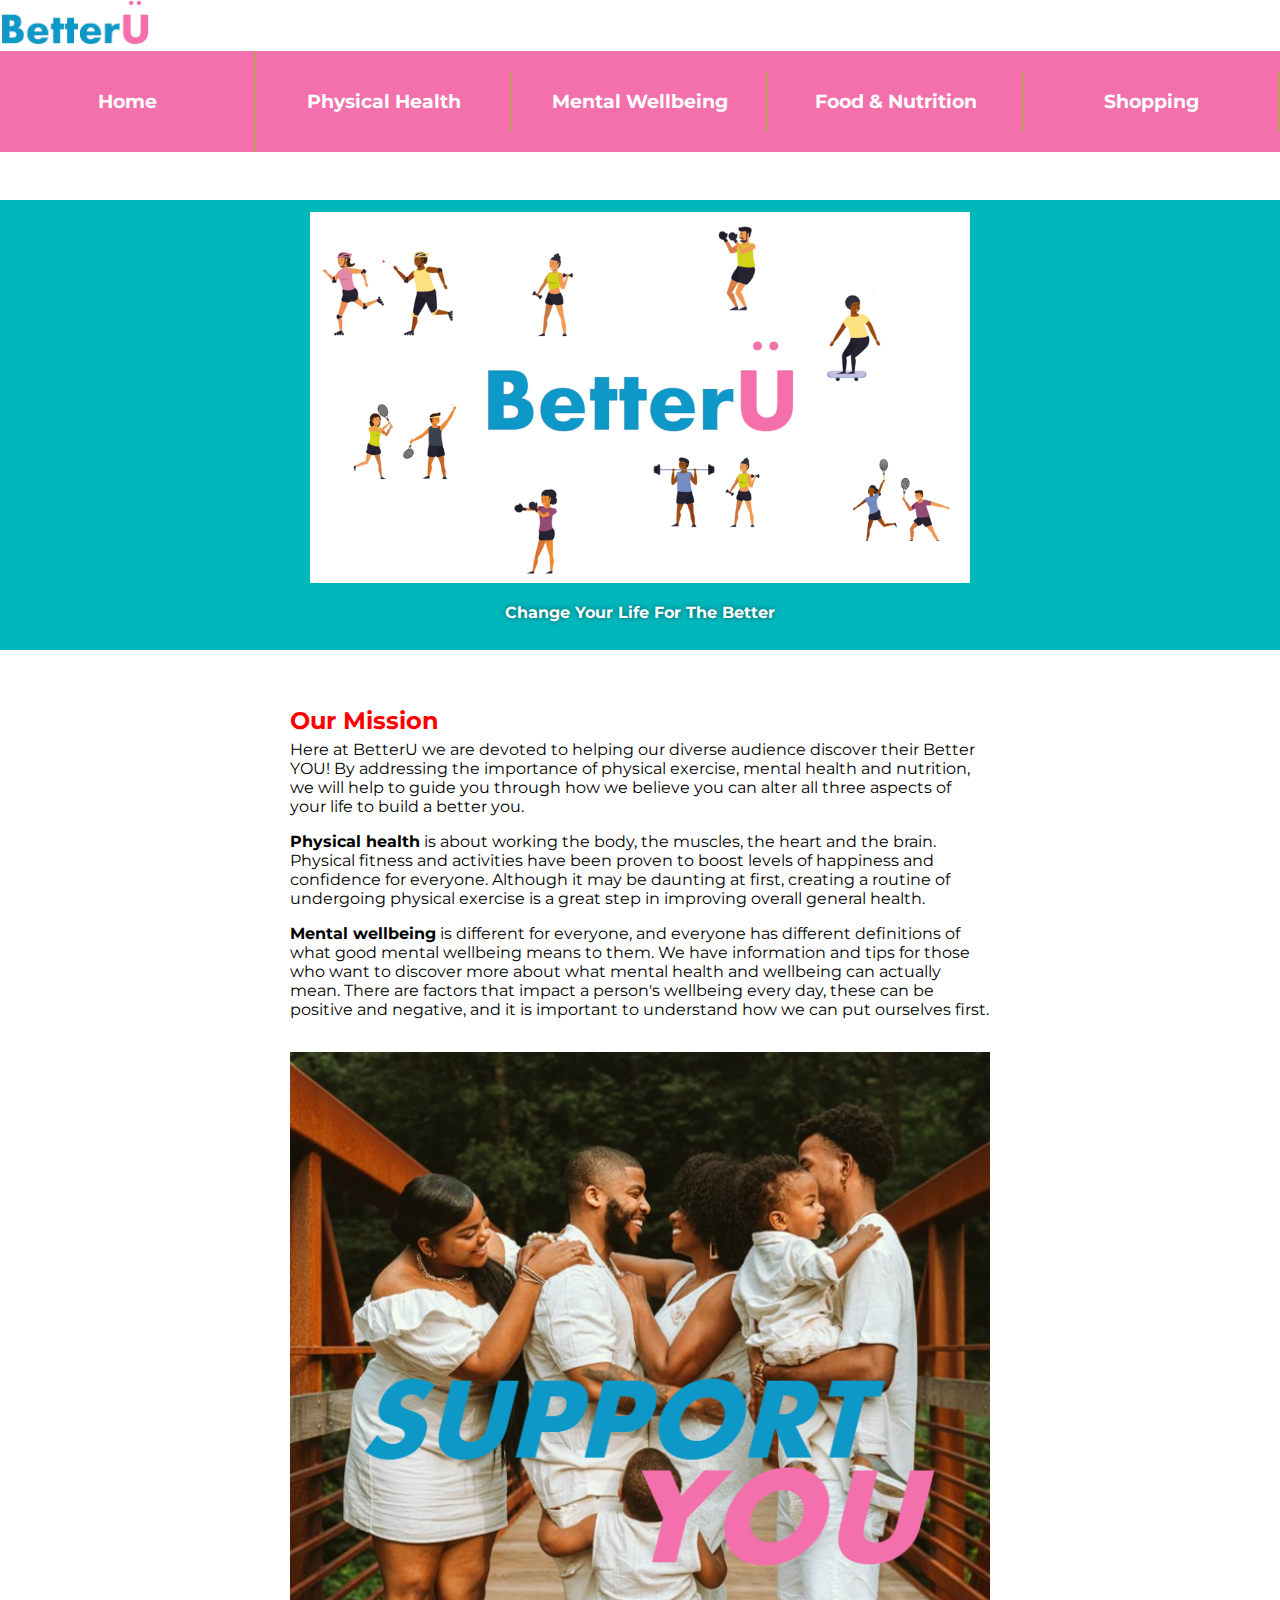
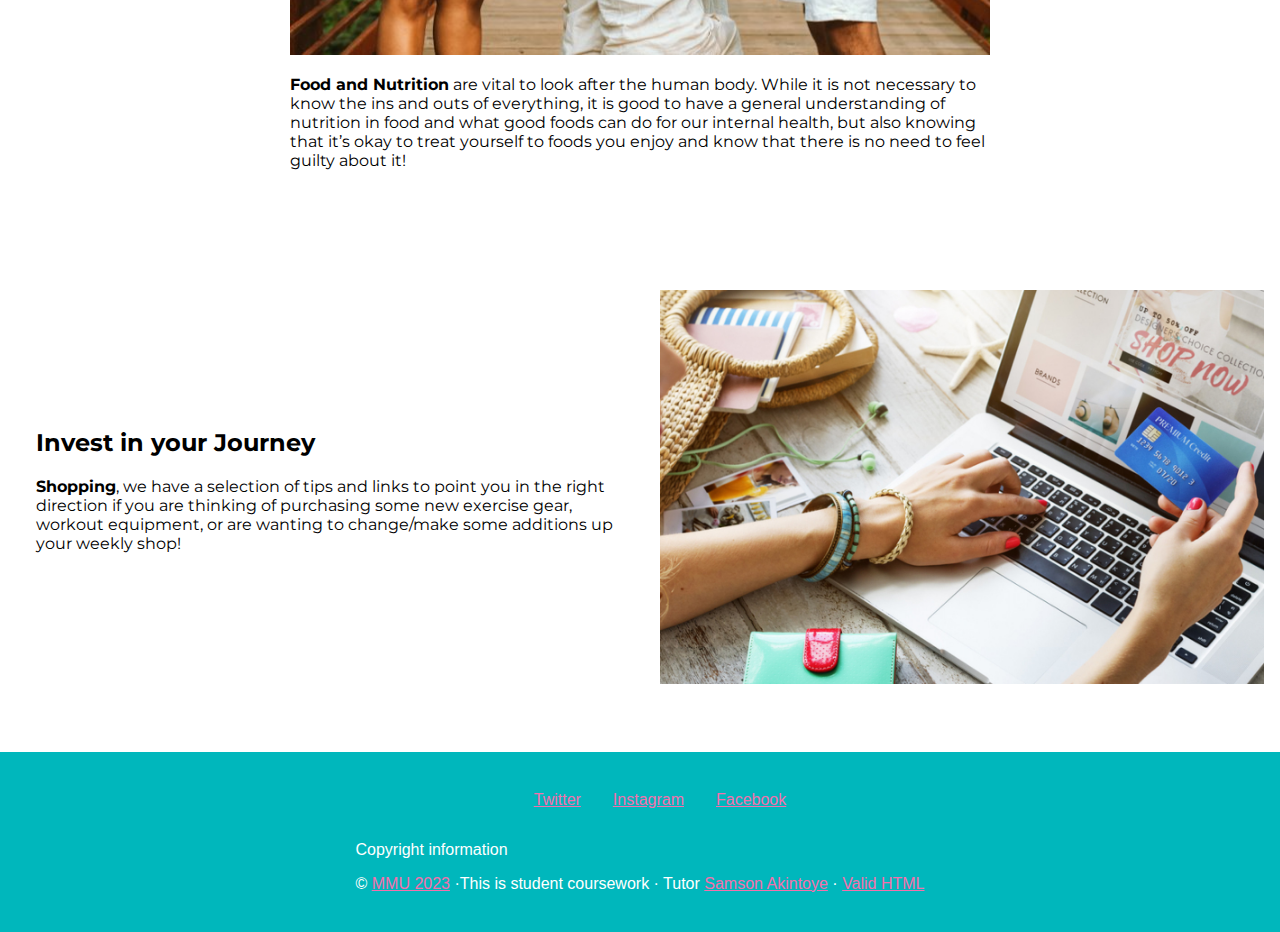
<file: group-x-website/index.html>
<!DOCTYPE html>
<html lang="en" contenteditable="true">
    <head>
        <meta charset="UTF-8" />
        <meta name="viewport" content="width=device-width, initial-scale=1.0">
        <meta http-equiv="X-UA-Compatible" content="ie=edge">
        <title>BetterU</title>
        <link rel="stylesheet" href="css/website.css" />
        <link rel="preconnect" href="https://fonts.googleapis.com">
        <link rel="preconnect" href="https://fonts.gstatic.com" crossorigin>
        <link href="https://fonts.googleapis.com/css2?family=Montserrat:wght@200&display=swap" rel="stylesheet">
    </head>
    
    <body contenteditable="true">
        <nav class="logo-and-nav" contenteditable="true">
            <img src="images/OriginalLogo.png" alt="BetterU Logo" width="150" height="100">

            <ul class="logo-and-nav__links" contenteditable="true">
                <li contenteditable="true"><h3><a href="index.html" contenteditable="true">Home</a></h3></li>
                <li contenteditable="true"><h3>Physical Health</h3>
                    <ul>
                        <li contenteditable="true"><a href="pages/PhysicalFitness/PFFolder/goingtothegym.html" contenteditable="true">Going to the gym</a></li>
                        <li contenteditable="true"><a href="pages/PhysicalFitness/PFFolder/homeworkouts.html" contenteditable="true">Home workouts</a></li>
                        <li contenteditable="true"><a href="pages/PhysicalFitness/PFFolder/sportsandactivities.html" contenteditable="true">Sports and activities</a></li>
                    </ul>
                </li>

                <li contenteditable="true"><h3>Mental Wellbeing</h3>
                    <ul>
                        <li contenteditable="true"><a href="pages/MentalWellbeing/MWFolder/PersonalNeeds.html" contenteditable="true">Personal Needs</a></li>
                        <li contenteditable="true"><a href="pages/MentalWellbeing/MWFolder/ProfessionalSupport.html" contenteditable="true">Professional Support</a></li>
                        <li contenteditable="true"><a href="pages/MentalWellbeing/MWFolder/WhatIsMentalHealth.html" contenteditable="true">What is Mental Health?</a></li>
                    </ul>
                </li>

                <li contenteditable="true"><h3>Food & Nutrition</h3>
                    <ul>
                        <li contenteditable="true"><a href="pages/FoodNutrition/FNFolder/HealthyEating.html" contenteditable="true">How to Eat Healthily</a></li>
                        <li contenteditable="true"><a href="pages/FoodNutrition/FNFolder/CalorieCounting.html" contenteditable="true">Managing Calories</a></li>
                        <li contenteditable="true"><a href="pages/FoodNutrition/FNFolder/Recipes.html" contenteditable="true">Recipes & Ideas</a></li>
                    </ul>
                </li>

                <li contenteditable="true"><h3>Shopping</h3>
                    <ul>
                        <li contenteditable="true"><a href="pages/Shopping/SFolder/FoodShop.html" contenteditable="true">Food Shop</a></li>
                        <li contenteditable="true"><a href="pages/Shopping/SFolder/Equipment.html" contenteditable="true">Workout Equipment</a></li>
                        <li contenteditable="true"><a href="pages/Shopping/SFolder/Clothing.html" contenteditable="true">Gymwear Clothing</a></li>
                    </ul>
                </li>
            </ul>
        </nav>

        <div class="big-header" contenteditable="true">
            <div class="big-header__content" contenteditable="true">
                <img src="images/logoheader.png" alt="BetterU logo with animations of people playing a variety of sports around it" width="660" height="520">
                <p contenteditable="true"><b>Change Your Life For The Better</b></p>
            </div>
        </div>

        <section class="content-column" contenteditable="true">
            <div class="content-column__content" contenteditable="true">
                <div class="editable-text" contenteditable="true">
                    <h2 contenteditable="true">Our Mission</h2>
                    <p contenteditable="true">Here at BetterU we are devoted to helping our diverse audience discover their Better YOU! By addressing the importance of physical exercise, mental health and nutrition, we will help to guide you through how we believe you can alter all three aspects of your life to build a better you.</p>
                    <p contenteditable="true"><b>Physical health</b> is about working the body, the muscles, the heart and the brain. Physical fitness and activities have been proven to boost levels of happiness and confidence for everyone. Although it may be daunting at first, creating a routine of undergoing physical exercise is a great step in improving overall general health.</p>
                    <p contenteditable="true"><b>Mental wellbeing</b> is different for everyone, and everyone has different definitions of what good mental wellbeing means to them. We have information and tips for those who want to discover more about what mental health and wellbeing can actually mean. There are factors that impact a person's wellbeing every day, these can be positive and negative, and it is important to understand how we can put ourselves first.</p>

                    <img src="images/supportyou.png" alt="Family of 6 hugging and embracing eachother on a bridge" contenteditable="true">

                    <p contenteditable="true"><b>Food and Nutrition</b> are vital to look after the human body. While it is not necessary to know the ins and outs of everything, it is good to have a general understanding of nutrition in food and what good foods can do for our internal health, but also knowing that it’s okay to treat yourself to foods you enjoy and know that there is no need to feel guilty about it!</p>
                </div>
            </div>
        </section>

        <section class="text-image left" contenteditable="true">
            <div class="text-image__container" contenteditable="true">
                <div class="text-image__text" contenteditable="true">
                    <img src="images/onlineshop.jpg" alt="A women online shopping on her laptop and entering her card details to complete the purchase" contenteditable="true">
                </div>
                <div class="text-image__content" contenteditable="true">
                    <h2 contenteditable="true">Invest in your Journey</h2>
                    <p contenteditable="true"><b>Shopping</b>, we have a selection of tips and links to point you in the right direction if you are thinking of purchasing some new exercise gear, workout equipment, or are wanting to change/make some additions up your weekly shop!</p>
                </div>
            </div>
        </section>

        <footer class="page-footer" contenteditable="true">
            <ul class="social-media" contenteditable="true">
                <li contenteditable="true"><a href="http://www.twitter.com" contenteditable="true">Twitter</a></li>
                <li contenteditable="true"><a href="https://www.instagram.com" contenteditable="true">Instagram</a></li>
                <li contenteditable="true"><a href="https://en-gb.facebook.com" contenteditable="true">Facebook</a></li>
            </ul>

            <div class="footer-content" contenteditable="true">
                <p contenteditable="true">Copyright information</p>
                <!-- this is the minimum disclaimer text. You can modify the classnames and markup as long as the same content is shown to the site visitor -->
                <div class="mmu-disclaimer" contenteditable="true">
                    <p contenteditable="true">© <a href="http://www.mmu.ac.uk/" title="MMU homepage" contenteditable="true">MMU 2023</a> ·This is student coursework · Tutor <a href="mailto:S.Akintoye@mmu.ac.ukk" contenteditable="true">Samson Akintoye</a> ·
                        <a href="//validator.w3.org/check?uri=referer" title="W3C HTML Validation Service" contenteditable="true">Valid HTML</a></p>
                </div> 
            </div>
        </footer>

    </body>
</html>
</file>
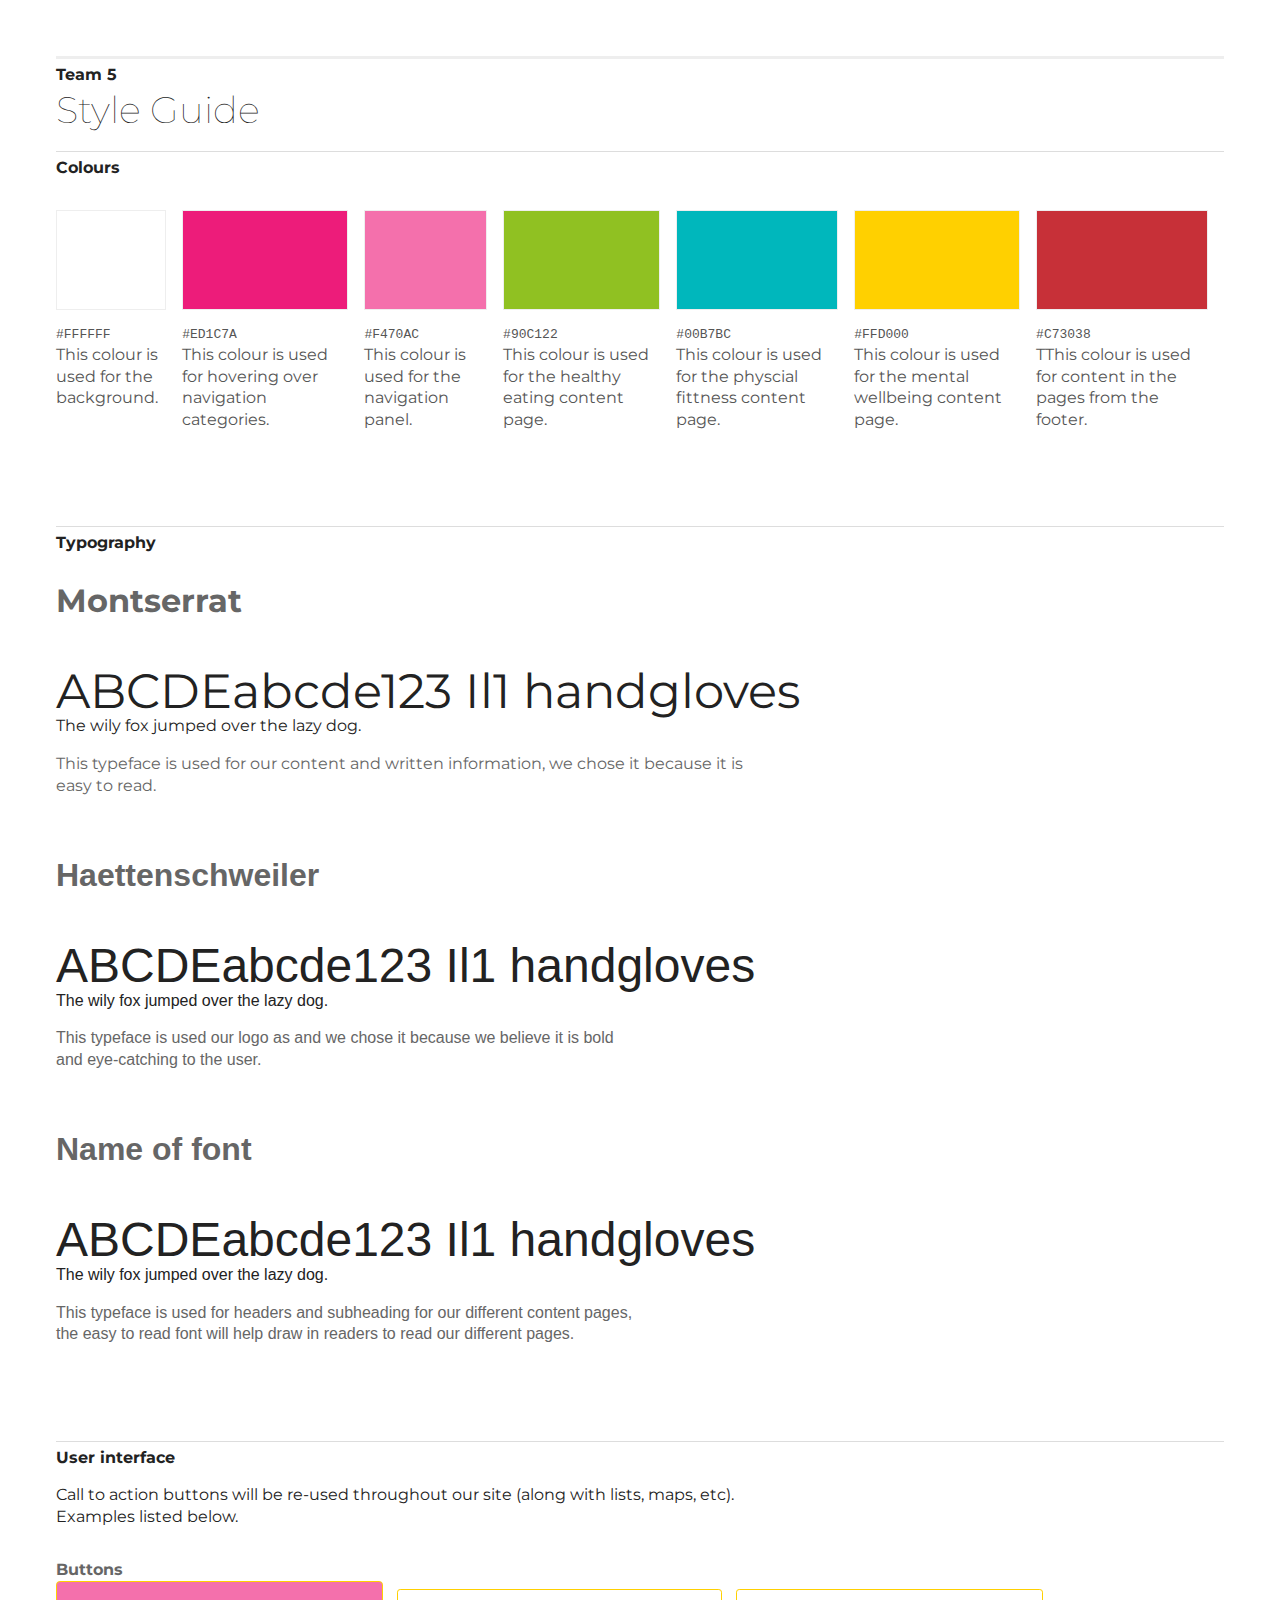
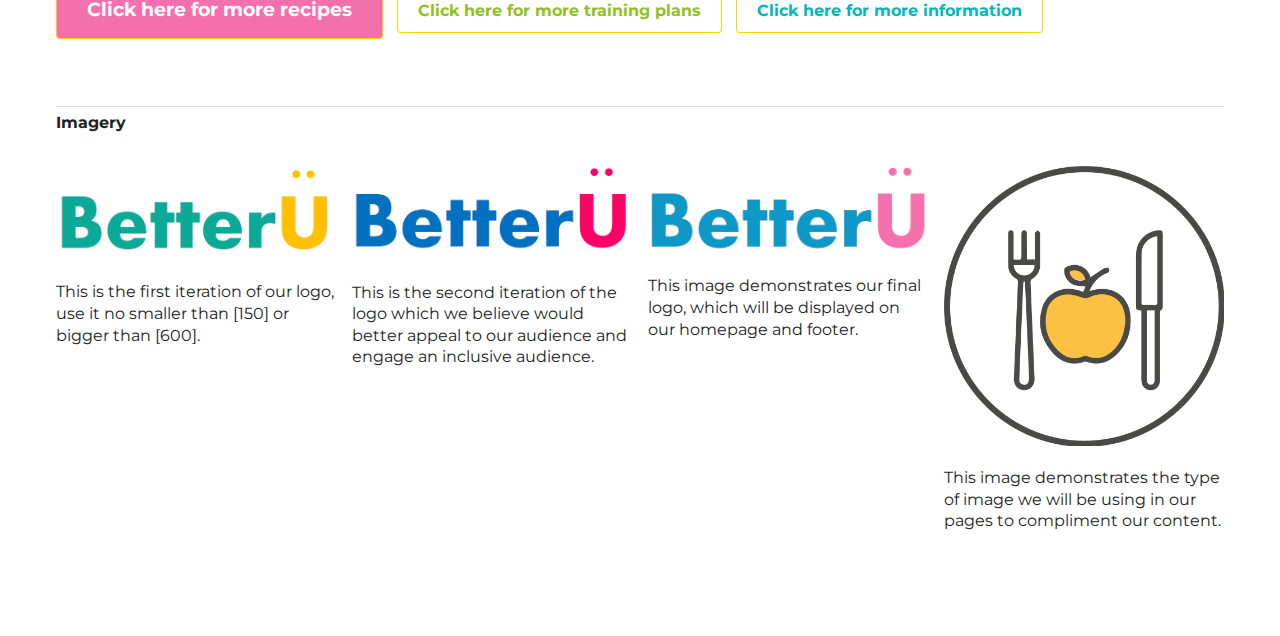
<file: 3_design_and_prototyping/styleguide/StyleSheet.html>
<!DOCTYPE html>
<html lang="en">
<head>
    <meta charset="UTF-8" />
    <meta name="viewport" content="width=device-width, initial-scale=1.0">
    <meta http-equiv="X-UA-Compatible" content="ie=edge">
    <title>Style guide for Group 5</title>
    <link rel="stylesheet" href="css/Group5.css" />
    <link rel="stylesheet" href="css/template.css" />
    <link rel="preconnect" href="https://fonts.googleapis.com">
    <link rel="preconnect" href="https://fonts.gstatic.com" crossorigin>
    <link href="https://fonts.googleapis.com/css2?family=Montserrat:wght@200&display=swap" rel="stylesheet">
</head>
<body>
  <div class="container">
        <h1>Team 5 <strong>Style Guide</strong></h1>
        <section>
            <h2>Colours</h2>
            <div class="swatches">

                <div class="colour-swatch">
                    <div class="swatch swatch-1"></div>
                    <p class="hex">#FFFFFF</p>
                    <p class="usage">This colour is used for the background.</p>
                </div>

                <div class="colour-swatch">
                    <div class="swatch swatch-2"></div>
                    <p class="hex">#ED1C7A</p>
                    <p class="usage">This colour is used for hovering over navigation categories.</p>
                </div>

                <div class="colour-swatch">
                    <div class="swatch swatch-3"></div>
                    <p class="hex">#F470AC</p>
                    <p class="usage">This colour is used for the navigation panel.</p>
                </div>

                <div class="colour-swatch">
                    <div class="swatch swatch-4"></div>
                    <p class="hex">#90C122</p>
                    <p class="usage">This colour is used for the healthy eating content page.</p>
                </div>

                <div class="colour-swatch">
                    <div class="swatch swatch-5"></div>
                    <p class="hex">#00B7BC</p>
                    <p class="usage">This colour is used for the physcial fittness content page.</p>
                </div>

                <div class="colour-swatch">
                    <div class="swatch swatch-6"></div>
                    <p class="hex">#FFD000</p>
                    <p class="usage">This colour is used for the mental wellbeing content page.</p>
                </div>

                <div class="colour-swatch">
                    <div class="swatch swatch-7"></div>
                    <p class="hex">#C73038</p>
                    <p class="usage">TThis colour is used for content in the pages from the footer.</p>
                </div>

            </div>

        </section>

        <section>
            <h2>Typography</h2>
            <!-- Choose up to three typefaces. If you have more than three - what is each one being used for? 
            
            Don't forget, every web font adds to the weight of your page.
            -->
            <div class="type type-1">
                <h3>Montserrat</h3>
                <p class="big-example">ABCDEabcde123 Il1 handgloves</p>
                <p>The wily fox jumped over the lazy dog. </p>
                <p class="why">This typeface is used for our content and written information, we chose it because it is easy to read.</p>
            </div>

            <div class="type type-2">
                <h3>Haettenschweiler</h3>
                <p class="big-example">ABCDEabcde123 Il1 handgloves</p>
                <p>The wily fox jumped over the lazy dog. </p>
                <p class="why">This typeface is used our logo as and we chose it because we believe it is bold and eye-catching to the user.</p>
            </div>

            <div class="type type-3">
                <h3>Name of font</h3>
                <p class="big-example">ABCDEabcde123 Il1 handgloves</p>
                <p>The wily fox jumped over the lazy dog. </p>
                <p class="why">This typeface is used for headers and subheading for our different content pages, the easy to read font will help draw in readers to read our different pages.</p>
            </div>


        </section>

        <!-- you can delete this section if you don't have anything to add -->
        <section>
            <h2>User interface</h2>
            <p>Call to action buttons will be re-used throughout our site (along with lists, maps, etc). Examples listed below.</p>
            <h3>Buttons</h3>
            <div><a class="button important" href="#">Click here for more recipes</a> <a class="button normal" href="#">Click here for more training plans</a> <a class="button less" href="#">Click here for more information</a></div>
        </section>

        <!-- You should be creating your own imagery because that's what we expect on your finished site. If you use images from other websites as a way of briefing other group members, PLEASE CREDIT THE ORIGINAL PHOTOGRAPHER/WEBSITE.  -->
        <section>
            <h2>Imagery</h2>
            <div class="images">

                <div class="image">
                    <img src="img/GreenLogo.png" alt="Logo for group" width="300" height="110">
                    <p>This is the first iteration of our logo, use it no smaller than [150] or bigger than [600].</p>
                </div>

                <div class="image">
                    <img src="img/Navylogo.png" alt="Logo for group" width="300" height="110">
                    <p>This is the second iteration of the logo which we believe would better appeal to our audience and engage an inclusive audience.</p>
                </div>

                <div class="image">
                    <img src="img/OriginalLogo.png" alt="test image" width="600" height="400">
                    <p>This image demonstrates our final logo, which will be displayed on our homepage and footer.</p>
                </div>
                <div class="image">
                    <img src="img/healthy-diet-icon.png" alt="test image" width="300" height="200">
                    <p>This image demonstrates the type of image we will be using in our pages to compliment our content. </p>
                </div>
            </div>
        </section>
    </div>  
</body>
</html>
</file>
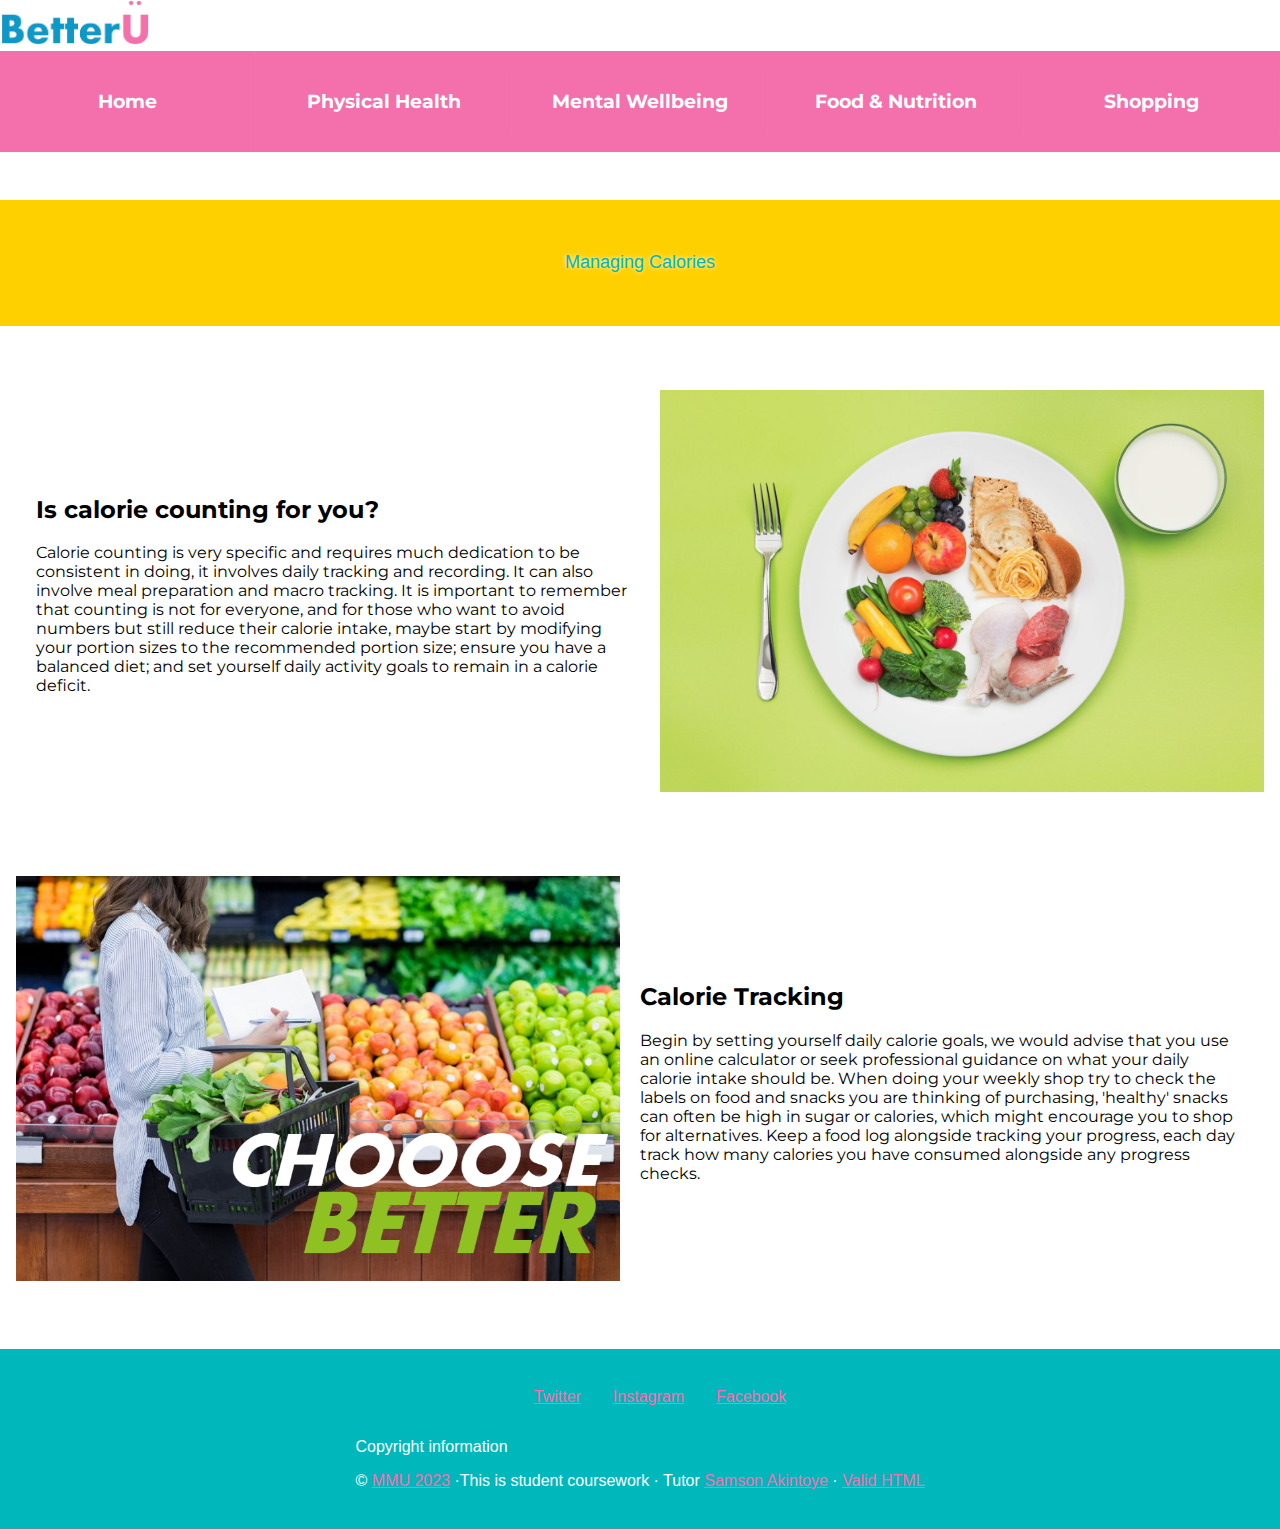
<file: group-x-website/pages/FoodNutrition/FNFolder/CalorieCounting.html>
<!DOCTYPE html>
<html lang="en" contenteditable="true">
    <head>
        <meta charset="UTF-8" />
        <meta name="viewport" content="width=device-width, initial-scale=1.0">
        <meta http-equiv="X-UA-Compatible" content="ie=edge">
        <title>BetterU</title>
        <link rel="stylesheet" href="../../../css/website.css" />
        <link rel="preconnect" href="https://fonts.googleapis.com">
        <link rel="preconnect" href="https://fonts.gstatic.com" crossorigin>
        <link href="https://fonts.googleapis.com/css2?family=Montserrat:wght@200&display=swap" rel="stylesheet">
    </head>
    
    <body contenteditable="true">
        <nav class="logo-and-nav" contenteditable="true">
            <img src="../../../images/OriginalLogo.png" alt="BetterU Logo" width="150" height="100">

            <ul class="logo-and-nav__links" contenteditable="true">
                <li contenteditable="true"><h3><a href="../../../index.html" contenteditable="true">Home</a></h3></li>
                <li contenteditable="true"><h3>Physical Health</h3>
                    <ul>
                        <li contenteditable="true"><a href="../../../pages/PhysicalFitness/PFFolder/goingtothegym.html" contenteditable="true">Going to the gym</a></li>
                        <li contenteditable="true"><a href="../../../pages/PhysicalFitness/PFFolder/homeworkouts.html" contenteditable="true">Home workouts</a></li>
                        <li contenteditable="true"><a href="../../../pages/PhysicalFitness/PFFolder/sportsandactivities.html" contenteditable="true">Sports and activities</a></li>
                    </ul>
                </li>

                <li contenteditable="true"><h3>Mental Wellbeing</h3>
                    <ul>
                        <li contenteditable="true"><a href="../../../pages/MentalWellbeing/MWFolder/PersonalNeeds.html" contenteditable="true">Personal Needs</a></li>
                        <li contenteditable="true"><a href="../../../pages/MentalWellbeing/MWFolder/ProfessionalSupport.html" contenteditable="true">Professional Support</a></li>
                        <li contenteditable="true"><a href="../../../pages/MentalWellbeing/MWFolder/WhatIsMentalHealth.html" contenteditable="true">What is Mental Health?</a></li>
                    </ul>
                </li>

                <li contenteditable="true"><h3>Food & Nutrition</h3>
                    <ul>
                        <li contenteditable="true"><a href="HealthyEating.html" contenteditable="true">How to Eat Healthily</a></li>
                        <li contenteditable="true"><a href="CalorieCounting.html" contenteditable="true">Managing Calories</a></li>
                        <li contenteditable="true"><a href="Recipes.html" contenteditable="true">Recipes & Ideas</a></li>
                    </ul>
                </li>

                <li contenteditable="true"><h3>Shopping</h3>
                    <ul>
                        <li contenteditable="true"><a href="../../../pages/Shopping/SFolder/FoodShop.html" contenteditable="true">Food Shop</a></li>
                        <li contenteditable="true"><a href="../../../pages/Shopping/SFolder/Equipment.html" contenteditable="true">Workout Equipment</a></li>
                        <li contenteditable="true"><a href="../../../pages/Shopping/SFolder/Clothing.html" contenteditable="true">Gymwear Clothing</a></li>
                    </ul>
                </li>
            </ul>
        </nav>

        <div class="site-header" contenteditable="true">
            <div class="site-header__content" contenteditable="true">
                <p contenteditable="true">Managing Calories </p>
            </div>
        </div>
        
        <section class="text-image left" contenteditable="true">
            <div class="text-image__container" contenteditable="true">
                <div class="text-image__text" contenteditable="true">
                    <img src="../../../images/balancedplate.jpg" alt="A plate on a green background split into four sections for each food group. With a glass of milk and fork" contenteditable="true">
                </div>
                <div class="text-image__content" contenteditable="true">
                    <h2 contenteditable="true">Is calorie counting for you?</h2>
                    <p contenteditable="true">Calorie counting is very specific and requires much dedication to be consistent in doing, it involves daily tracking and recording. It can also involve meal preparation and macro tracking. It is important to remember that counting is not for everyone, and for those who want to avoid numbers but still reduce their calorie intake, maybe start by modifying your portion sizes to the recommended portion size; ensure you have a balanced diet; and set yourself daily activity goals to remain in a calorie deficit.</p>
                </div>
            </div>
        </section>

        <section class="text-image right" contenteditable="true">
            <div class="text-image__container" contenteditable="true">
                <div class="text-image__text" contenteditable="true">
                    <img src="../../../images/FOODSHOP.png" alt="A women walking down the fruit aisle of a supermarket looking at items to add to her basket" contenteditable="true">
                </div>
                <div class="text-image__content" contenteditable="true">
                    <h2 contenteditable="true">Calorie Tracking</h2>
                    <p contenteditable="true">Begin by setting yourself daily calorie goals, we would advise that you use an online calculator or seek professional guidance on what your daily calorie intake should be. When doing your weekly shop try to check the labels on food and snacks you are thinking of purchasing, 'healthy' snacks can often be high in sugar or calories, which might encourage you to shop for alternatives. Keep a food log alongside tracking your progress, each day track how many calories you have consumed alongside any progress checks.</p>
                </div>
            </div>
        </section>

        <footer class="page-footer" contenteditable="true">
            <ul class="social-media" contenteditable="true">
                <li contenteditable="true"><a href="http://www.twitter.com" contenteditable="true">Twitter</a></li>
                <li contenteditable="true"><a href="https://www.instagram.com" contenteditable="true">Instagram</a></li>
                <li contenteditable="true"><a href="https://en-gb.facebook.com" contenteditable="true">Facebook</a></li>
            </ul>

            <div class="footer-content" contenteditable="true">
                <p contenteditable="true">Copyright information</p>
                <!-- this is the minimum disclaimer text. You can modify the classnames and markup as long as the same content is shown to the site visitor -->
                <div class="mmu-disclaimer" contenteditable="true">
                    <p contenteditable="true">© <a href="http://www.mmu.ac.uk/" title="MMU homepage" contenteditable="true">MMU 2023</a> ·This is student coursework · Tutor <a href="mailto:S.Akintoye@mmu.ac.ukk" contenteditable="true">Samson Akintoye</a> ·
                        <a href="//validator.w3.org/check?uri=referer" title="W3C HTML Validation Service" contenteditable="true">Valid HTML</a></p>
                </div>
                <!-- end the disclaimer text -->
            </div>

        </footer>

    </body>
</html>
</file>
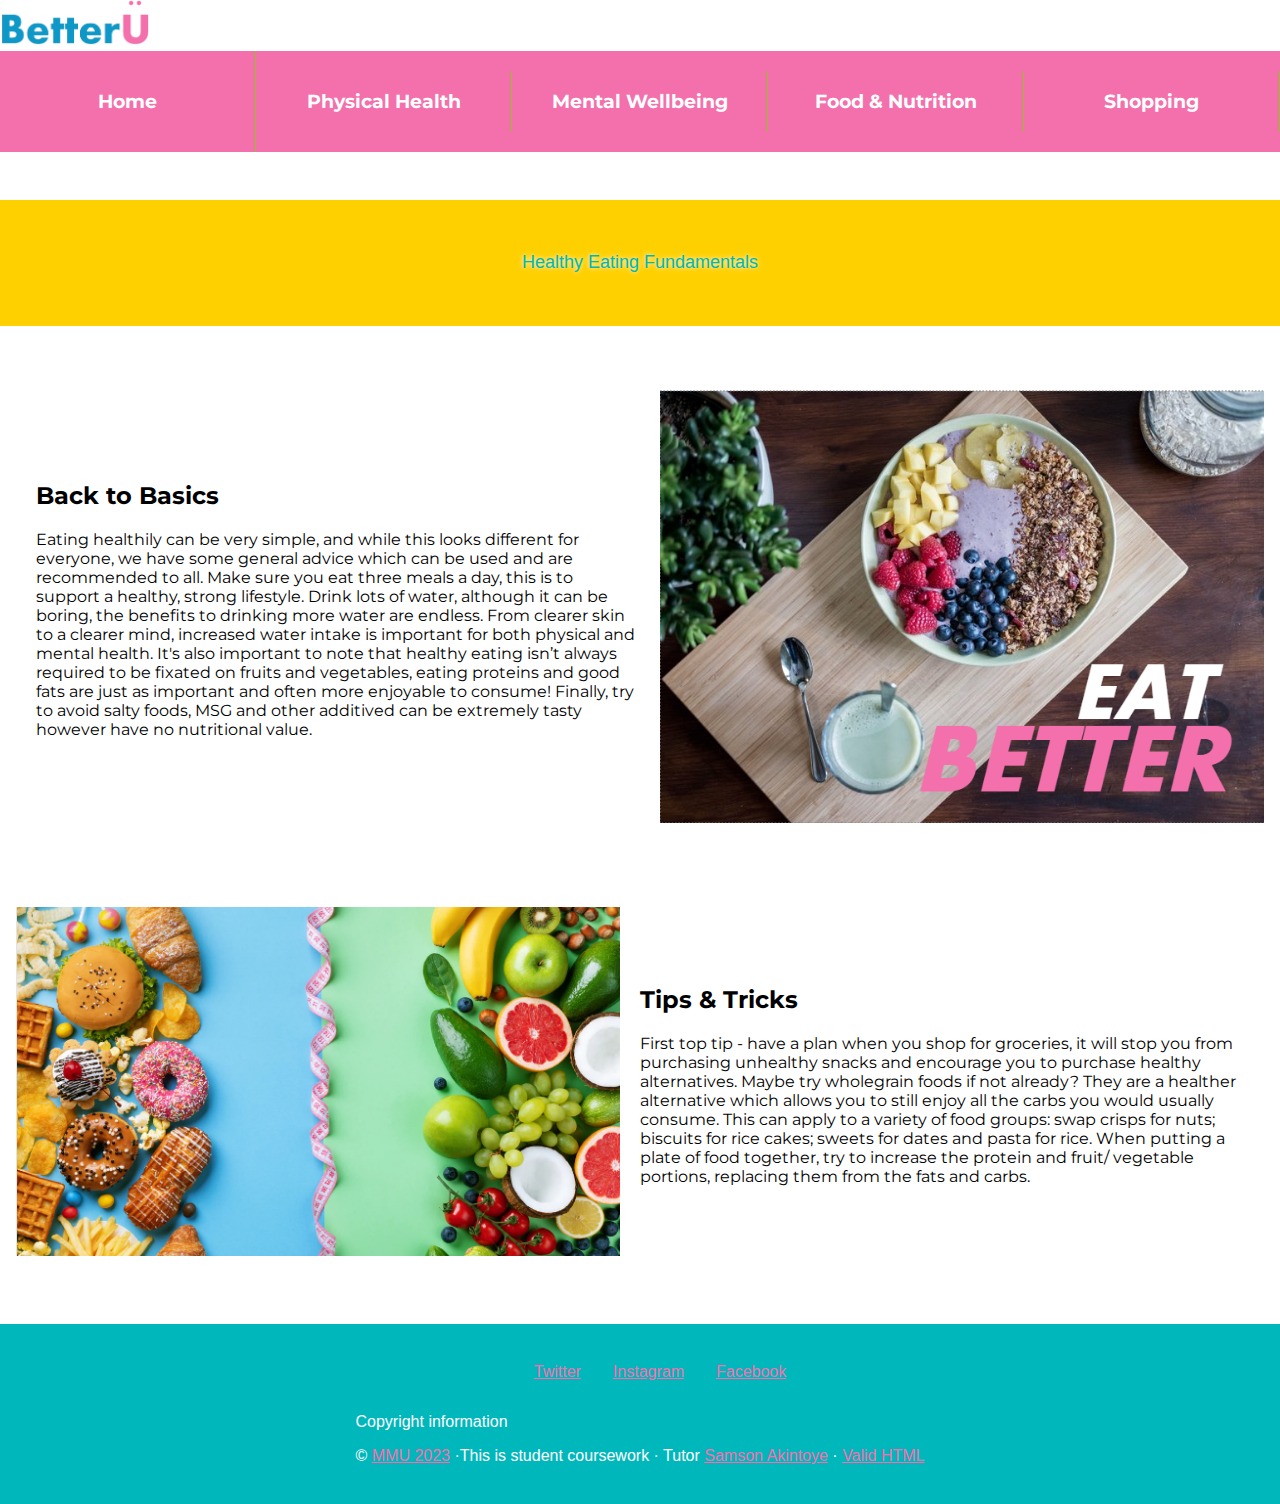
<file: group-x-website/pages/FoodNutrition/FNFolder/HealthyEating.html>
<!DOCTYPE html>
<html lang="en" contenteditable="true">
    <head>
        <meta charset="UTF-8" />
        <meta name="viewport" content="width=device-width, initial-scale=1.0">
        <meta http-equiv="X-UA-Compatible" content="ie=edge">
        <title>BetterU</title>
        <link rel="stylesheet" href="../../../css/website.css" />
        <link rel="preconnect" href="https://fonts.googleapis.com">
        <link rel="preconnect" href="https://fonts.gstatic.com" crossorigin>
        <link href="https://fonts.googleapis.com/css2?family=Montserrat:wght@200&display=swap" rel="stylesheet">
    </head>
    
    <body contenteditable="true">
        <nav class="logo-and-nav" contenteditable="true">
            <img src="../../../images/OriginalLogo.png" alt="BetterU Logo" width="150" height="100">

            <ul class="logo-and-nav__links" contenteditable="true">
                <li contenteditable="true"><h3><a href="../../../index.html" contenteditable="true">Home</a></h3></li>
                <li contenteditable="true"><h3>Physical Health</h3>
                    <ul>
                        <li contenteditable="true"><a href="../../../pages/PhysicalFitness/PFFolder/goingtothegym.html" contenteditable="true">Going to the gym</a></li>
                        <li contenteditable="true"><a href="../../../pages/PhysicalFitness/PFFolder/homeworkouts.html" contenteditable="true">Home workouts</a></li>
                        <li contenteditable="true"><a href="../../../pages/PhysicalFitness/PFFolder/sportsandactivities.html" contenteditable="true">Sports and activities</a></li>
                    </ul>
                </li>

                <li contenteditable="true"><h3>Mental Wellbeing</h3>
                    <ul>
                        <li contenteditable="true"><a href="../../../pages/MentalWellbeing/MWFolder/PersonalNeeds.html" contenteditable="true">Personal Needs</a></li>
                        <li contenteditable="true"><a href="../../../pages/MentalWellbeing/MWFolder/ProfessionalSupport.html" contenteditable="true">Professional Support</a></li>
                        <li contenteditable="true"><a href="../../../pages/MentalWellbeing/MWFolder/WhatIsMentalHealth.html" contenteditable="true">What is Mental Health?</a></li>
                    </ul>
                </li>

                <li contenteditable="true"><h3>Food & Nutrition</h3>
                    <ul>
                        <li contenteditable="true"><a href="HealthyEating.html" contenteditable="true">How to Eat Healthily</a></li>
                        <li contenteditable="true"><a href="CalorieCounting.html" contenteditable="true">Managing Calories</a></li>
                        <li contenteditable="true"><a href="Recipes.html" contenteditable="true">Recipes & Ideas</a></li>
                    </ul>
                </li>

                <li contenteditable="true"><h3>Shopping</h3>
                    <ul>
                        <li contenteditable="true"><a href="../../../pages/Shopping/SFolder/FoodShop.html" contenteditable="true">Food Shop</a></li>
                        <li contenteditable="true"><a href="../../../pages/Shopping/SFolder/Equipment.html" contenteditable="true">Workout Equipment</a></li>
                        <li contenteditable="true"><a href="../../../pages/Shopping/SFolder/Clothing.html" contenteditable="true">Gymwear Clothing</a></li>
                    </ul>
                </li>
            </ul>
        </nav>

        <div class="site-header" contenteditable="true">
            <div class="site-header__content" contenteditable="true">
                <p contenteditable="true">Healthy Eating Fundamentals</p>
            </div>
        </div>

        <section class="text-image left" contenteditable="true">
            <div class="text-image__container" contenteditable="true">
                <div class="text-image__text" contenteditable="true">
                    <img src="../../../images/eatbetter.png" alt="Breakfast board with a granola yoghurt bowl and cup of coffee with a spoon on the side" contenteditable="true">
                </div>
                <div class="text-image__content" contenteditable="true">
                    <h2 contenteditable="true">Back to Basics</h2>
                    <p contenteditable="true">Eating healthily can be very simple, and while this looks different for everyone, we have some general advice which can be used and are recommended to all. Make sure you eat three meals a day, this is to support a healthy, strong lifestyle. Drink lots of water, although it can be boring, the benefits to drinking more water are endless. From clearer skin to a clearer mind, increased water intake is important for both physical and mental health. It's also important to note that healthy eating isn’t always required to be fixated on fruits and vegetables, eating proteins and good fats are just as important and often more enjoyable to consume! Finally, try to avoid salty foods, MSG and other additived can be extremely tasty however have no nutritional value.</p>
                </div>
            </div>
        </section>
        
        <section class="text-image right" contenteditable="true">
            <div class="text-image__container" contenteditable="true">
                <div class="text-image__text" contenteditable="true">
                    <img src="../../../images/foodgroups.png" alt="Left side is blue with typically unhealthy food, on the right side there is a variety of healthier food on a green background" contenteditable="true">
                </div>
                <div class="text-image__content" contenteditable="true">
                    <h2 contenteditable="true">Tips & Tricks</h2>
                    <p contenteditable="true">First top tip - have a plan when you shop for groceries, it will stop you from purchasing unhealthy snacks and encourage you to purchase healthy alternatives. Maybe try wholegrain foods if not already? They are a healther alternative which allows you to still enjoy all the carbs you would usually consume. This can apply to a variety of food groups: swap crisps for nuts; biscuits for rice cakes; sweets for dates and pasta for rice. When putting a plate of food together, try to increase the protein and fruit/ vegetable portions, replacing them from the fats and carbs.</p>
                </div>
            </div>
        </section>

        <footer class="page-footer" contenteditable="true">
            <ul class="social-media" contenteditable="true">
                <li contenteditable="true"><a href="http://www.twitter.com" contenteditable="true">Twitter</a></li>
                <li contenteditable="true"><a href="https://www.instagram.com" contenteditable="true">Instagram</a></li>
                <li contenteditable="true"><a href="https://en-gb.facebook.com" contenteditable="true">Facebook</a></li>
            </ul>

            <div class="footer-content" contenteditable="true">
                <p contenteditable="true">Copyright information</p>
                <!-- this is the minimum disclaimer text. You can modify the classnames and markup as long as the same content is shown to the site visitor -->
                <div class="mmu-disclaimer" contenteditable="true">
                    <p contenteditable="true">© <a href="http://www.mmu.ac.uk/" title="MMU homepage" contenteditable="true">MMU 2023</a> ·This is student coursework · Tutor <a href="mailto:S.Akintoye@mmu.ac.ukk" contenteditable="true">Samson Akintoye</a> ·
                        <a href="//validator.w3.org/check?uri=referer" title="W3C HTML Validation Service" contenteditable="true">Valid HTML</a></p>
                </div>
                <!-- end the disclaimer text -->
            </div>

        </footer>

    </body>
</html>
</file>
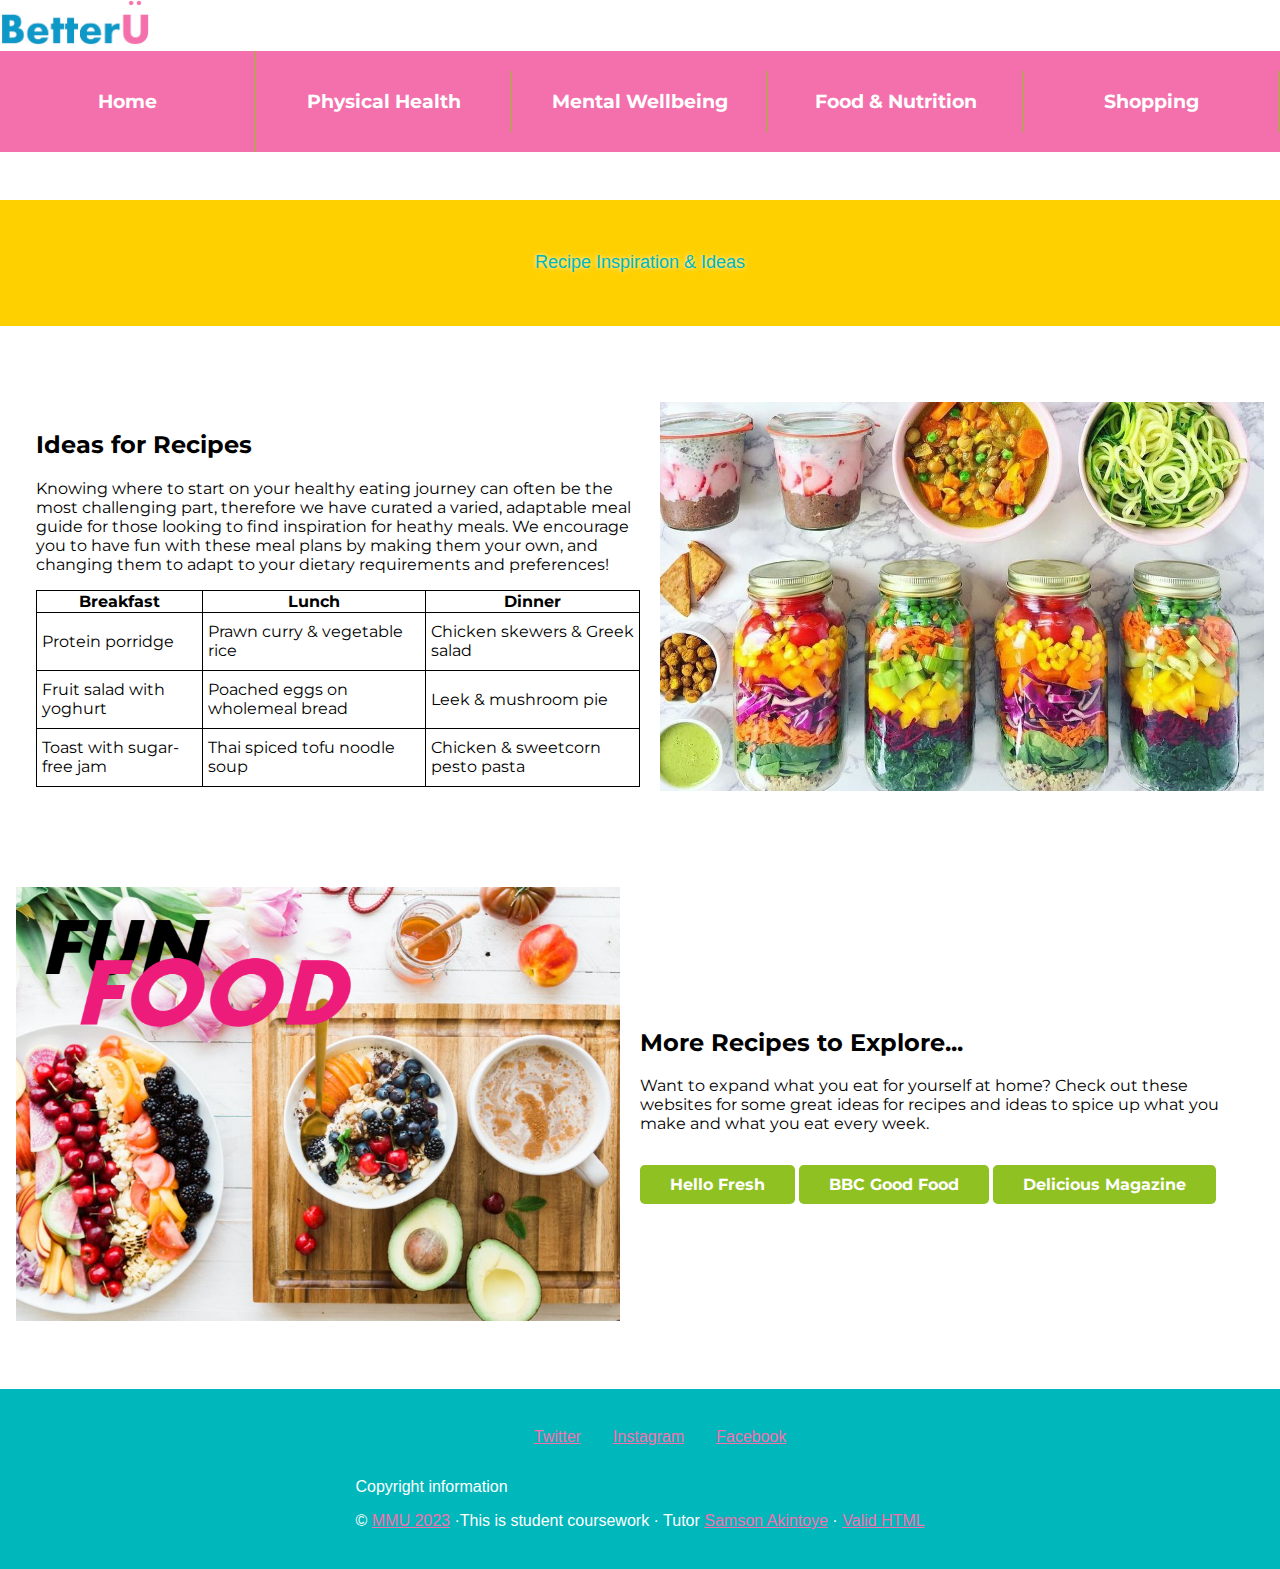
<file: group-x-website/pages/FoodNutrition/FNFolder/Recipes.html>
<!DOCTYPE html>
<html lang="en" contenteditable="true">
    <head>
        <meta charset="UTF-8" />
        <meta name="viewport" content="width=device-width, initial-scale=1.0">
        <meta http-equiv="X-UA-Compatible" content="ie=edge">
        <title>BetterU</title>
        <link rel="stylesheet" href="../../../css/website.css" />
        <link rel="preconnect" href="https://fonts.googleapis.com">
        <link rel="preconnect" href="https://fonts.gstatic.com" crossorigin>
        <link href="https://fonts.googleapis.com/css2?family=Montserrat:wght@200&display=swap" rel="stylesheet">
    </head>
    
    <body contenteditable="true">
        <nav class="logo-and-nav" contenteditable="true">
            <img src="../../../images/OriginalLogo.png" alt="BetterU Logo" width="150" height="100">

            <ul class="logo-and-nav__links" contenteditable="true">
                <li contenteditable="true"><h3><a href="../../../index.html" contenteditable="true">Home</a></h3></li>
                <li contenteditable="true"><h3>Physical Health</h3>
                    <ul>
                        <li contenteditable="true"><a href="../../../pages/PhysicalFitness/PFFolder/goingtothegym.html" contenteditable="true">Going to the gym</a></li>
                        <li contenteditable="true"><a href="../../../pages/PhysicalFitness/PFFolder/homeworkouts.html" contenteditable="true">Home workouts</a></li>
                        <li contenteditable="true"><a href="../../../pages/PhysicalFitness/PFFolder/sportsandactivities.html" contenteditable="true">Sports and activities</a></li>
                    </ul>
                </li>

                <li contenteditable="true"><h3>Mental Wellbeing</h3>
                    <ul>
                        <li contenteditable="true"><a href="../../../pages/MentalWellbeing/MWFolder/PersonalNeeds.html" contenteditable="true">Personal Needs</a></li>
                        <li contenteditable="true"><a href="../../../pages/MentalWellbeing/MWFolder/ProfessionalSupport.html" contenteditable="true">Professional Support</a></li>
                        <li contenteditable="true"><a href="../../../pages/MentalWellbeing/MWFolder/WhatIsMentalHealth.html" contenteditable="true">What is Mental Health?</a></li>
                    </ul>
                </li>

                <li contenteditable="true"><h3>Food & Nutrition</h3>
                    <ul>
                        <li contenteditable="true"><a href="HealthyEating.html" contenteditable="true">How to Eat Healthily</a></li>
                        <li contenteditable="true"><a href="CalorieCounting.html" contenteditable="true">Managing Calories</a></li>
                        <li contenteditable="true"><a href="Recipes.html" contenteditable="true">Recipes & Ideas</a></li>
                    </ul>
                </li>

                <li contenteditable="true"><h3>Shopping</h3>
                    <ul>
                        <li contenteditable="true"><a href="../../../pages/Shopping/SFolder/FoodShop.html" contenteditable="true">Food Shop</a></li>
                        <li contenteditable="true"><a href="../../../pages/Shopping/SFolder/Equipment.html" contenteditable="true">Workout Equipment</a></li>
                        <li contenteditable="true"><a href="../../../pages/Shopping/SFolder/Clothing.html" contenteditable="true">Gymwear Clothing</a></li>
                    </ul>
                </li>
            </ul>
        </nav>

        <div class="site-header" contenteditable="true">
            <div class="site-header__content" contenteditable="true">
                <p contenteditable="true">Recipe Inspiration & Ideas</p>
            </div>
        </div>

        <section class="text-image left" contenteditable="true">
            <div class="text-image__container" contenteditable="true">
                <div class="text-image__text" contenteditable="true">
                    <img src="../../../images/mealprep.jpg" alt="Multiple containers containing differed meals which have been prepared for the week ahead" contenteditable="true">
                </div>
                <div class="text-image__content" contenteditable="true">
                    <h2 contenteditable="true">Ideas for Recipes</h2>
                    <p contenteditable="true">Knowing where to start on your healthy eating journey can often be the most challenging part, therefore we have curated a varied, adaptable meal guide for those looking to find inspiration for heathy meals. We encourage you to have fun with these meal plans by making them your own, and changing them to adapt to your dietary requirements and preferences!</p>
                    <table>
                        <tr>
                            <th>Breakfast</th>
                            <th>Lunch</th>
                            <th>Dinner</th>
                        </tr>
                        <tr>
                            <td>Protein porridge</td>
                            <td>Prawn curry & vegetable rice</td>
                            <td>Chicken skewers & Greek salad</td>
                        </tr>
                        <tr>
                            <td>Fruit salad with yoghurt</td>
                            <td>Poached eggs on wholemeal bread</td>
                            <td>Leek & mushroom pie</td>
                        </tr>
                        <tr>
                            <td>Toast with sugar-free jam</td>
                            <td>Thai spiced tofu noodle soup</td>
                            <td>Chicken & sweetcorn pesto pasta</td>
                        </tr>
                    </table>
                </div>
            </div>
        </section>

        <section class="text-image right" contenteditable="true">
            <div class="text-image__container" contenteditable="true">
                <div class="text-image__text" contenteditable="true">
                    <img src="../../../images/funfood.png" alt="A variety of breakfast foods presented asthetically on a wooden board, alongside a cup of morning coffee" contenteditable="true">
                </div>
                <div class="text-image__content" contenteditable="true">
                    <h2 contenteditable="true">More Recipes to Explore...</h2>
                    <p contenteditable="true">Want to expand what you eat for yourself at home? Check out these websites for some great ideas for recipes and ideas to spice up what you make and what you eat every week. </p>
                    <a href="https://www.hellofresh.co.uk/recipes" contenteditable="true">Hello Fresh</a>
                    <a href="https://www.bbcgoodfood.com/recipes " contenteditable="true">BBC Good Food</a>
                    <a href="https://www.deliciousmagazine.co.uk/collections/comfort-food-recipes/" contenteditable="true">Delicious Magazine</a>
                </div>
            </div>
        </section>

        <footer class="page-footer" contenteditable="true">
            <ul class="social-media" contenteditable="true">
                <li contenteditable="true"><a href="http://www.twitter.com" contenteditable="true">Twitter</a></li>
                <li contenteditable="true"><a href="https://www.instagram.com" contenteditable="true">Instagram</a></li>
                <li contenteditable="true"><a href="https://en-gb.facebook.com" contenteditable="true">Facebook</a></li>
            </ul>

            <div class="footer-content" contenteditable="true">
                <p contenteditable="true">Copyright information</p>
                <!-- this is the minimum disclaimer text. You can modify the classnames and markup as long as the same content is shown to the site visitor -->
                <div class="mmu-disclaimer" contenteditable="true">
                    <p contenteditable="true">© <a href="http://www.mmu.ac.uk/" title="MMU homepage" contenteditable="true">MMU 2023</a> ·This is student coursework · Tutor <a href="mailto:S.Akintoye@mmu.ac.ukk" contenteditable="true">Samson Akintoye</a> ·
                        <a href="//validator.w3.org/check?uri=referer" title="W3C HTML Validation Service" contenteditable="true">Valid HTML</a></p>
                </div>
                <!-- end the disclaimer text -->
            </div>

        </footer>

    </body>
</html>
</file>
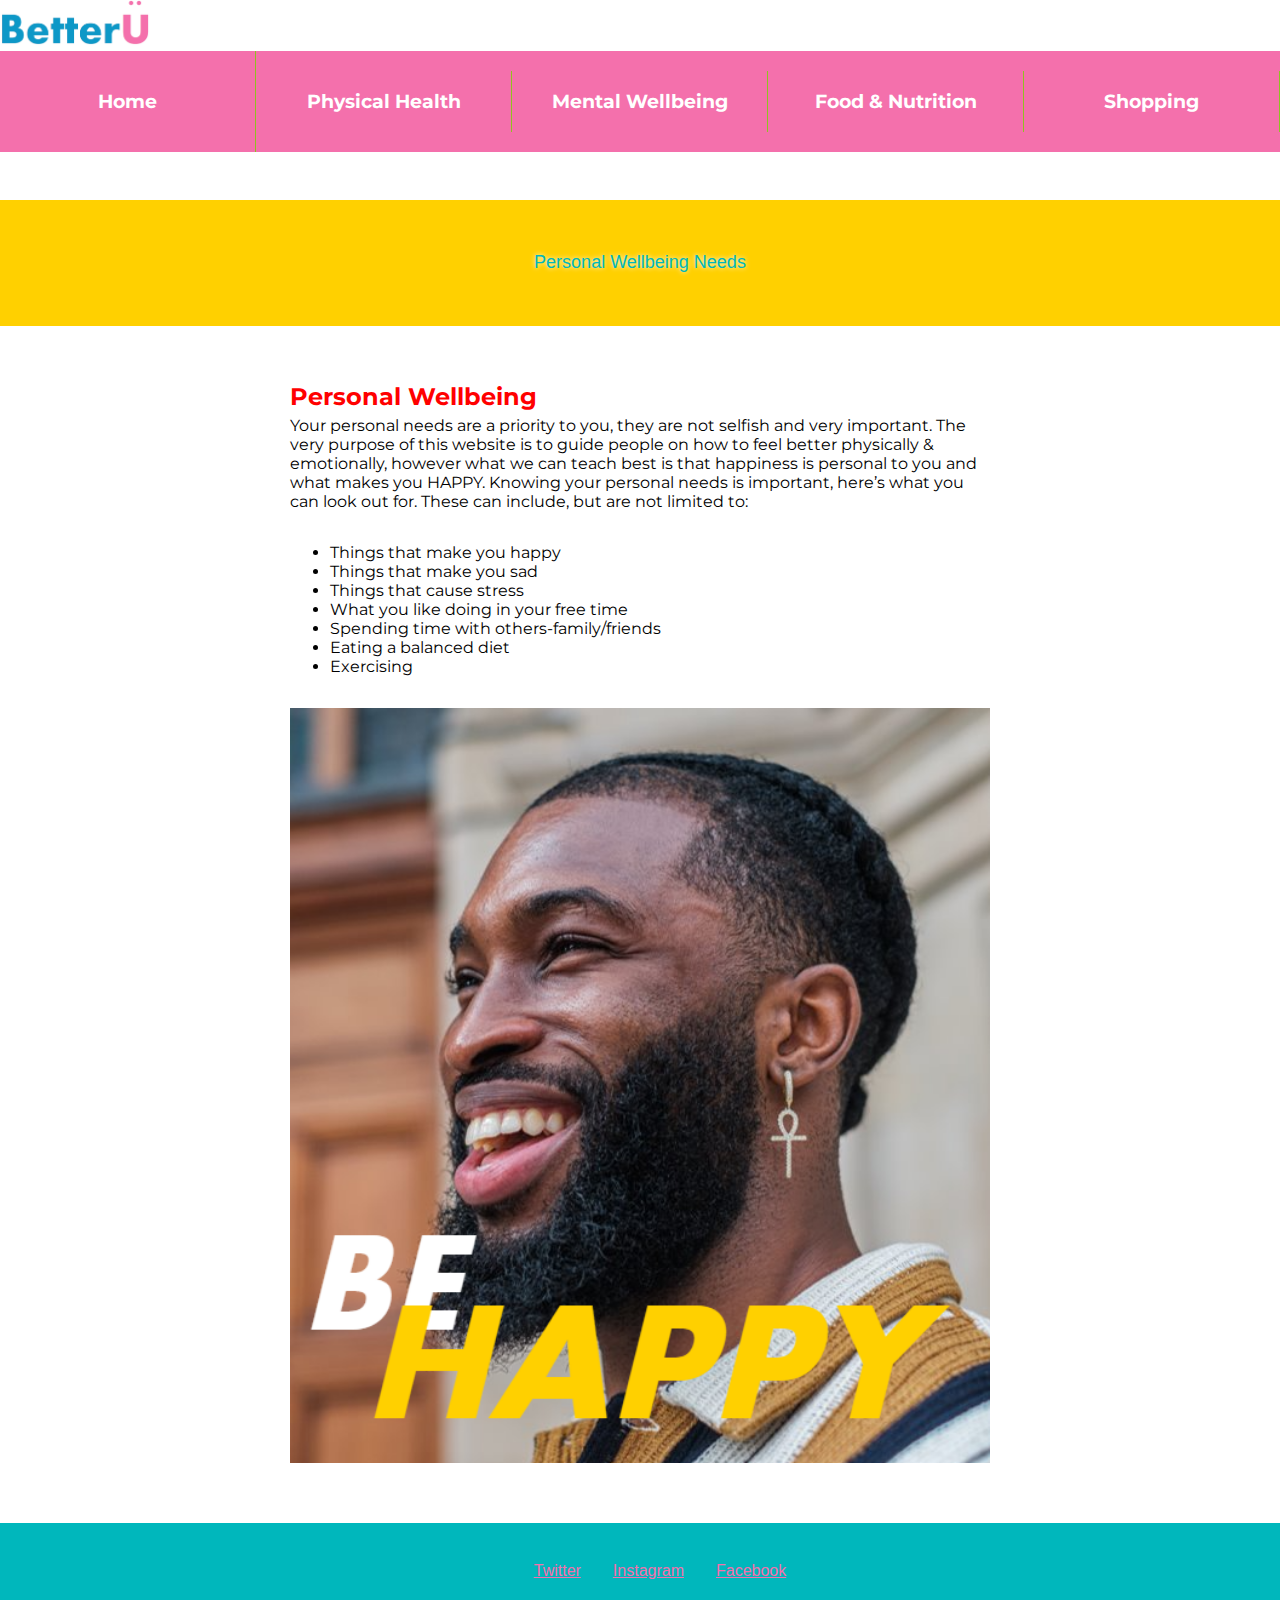
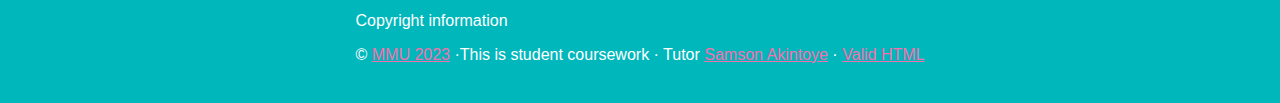
<file: group-x-website/pages/MentalWellbeing/MWFolder/PersonalNeeds.html>
<!DOCTYPE html>
<html lang="en" contenteditable="true">
    <head>
        <meta charset="UTF-8" />
        <meta name="viewport" content="width=device-width, initial-scale=1.0">
        <meta http-equiv="X-UA-Compatible" content="ie=edge">
        <title>BetterU</title>
        <link rel="stylesheet" href="../../../css/website.css" />
        <link rel="preconnect" href="https://fonts.googleapis.com">
        <link rel="preconnect" href="https://fonts.gstatic.com" crossorigin>
        <link href="https://fonts.googleapis.com/css2?family=Montserrat:wght@200&display=swap" rel="stylesheet">
    </head>
    
    <body contenteditable="true">
        <nav class="logo-and-nav" contenteditable="true">
            <img src="../../../images/OriginalLogo.png" alt="BetterU Logo" width="150" height="100">

            <ul class="logo-and-nav__links" contenteditable="true">
                <li contenteditable="true"><h3><a href="../../../index.html" contenteditable="true">Home</a></h3></li>
                <li contenteditable="true"><h3>Physical Health</h3>
                    <ul>
                        <li contenteditable="true"><a href="../../../pages/PhysicalFitness/PFFolder/goingtothegym.html" contenteditable="true">Going to the gym</a></li>
                        <li contenteditable="true"><a href="../../../pages/PhysicalFitness/PFFolder/homeworkouts.html" contenteditable="true">Home workouts</a></li>
                        <li contenteditable="true"><a href="../../../pages/PhysicalFitness/PFFolder/sportsandactivities.html" contenteditable="true">Sports and activities</a></li>
                    </ul>
                </li>

                <li contenteditable="true"><h3>Mental Wellbeing</h3>
                    <ul>
                        <li contenteditable="true"><a href="PersonalNeeds.html" contenteditable="true">Personal Needs</a></li>
                        <li contenteditable="true"><a href="ProfessionalSupport.html" contenteditable="true">Professional Support</a></li>
                        <li contenteditable="true"><a href="WhatIsMentalHealth.html" contenteditable="true">What is Mental Health?</a></li>
                    </ul>
                </li>

                <li contenteditable="true"><h3>Food & Nutrition</h3>
                    <ul>
                        <li contenteditable="true"><a href="../../../pages/FoodNutrition/FNFolder/HealthyEating.html" contenteditable="true">How to Eat Healthily</a></li>
                        <li contenteditable="true"><a href="../../../pages/FoodNutrition/FNFolder/CalorieCounting.html" contenteditable="true">Managing Calories</a></li>
                        <li contenteditable="true"><a href="../../../pages/FoodNutrition/FNFolder/Recipes.html" contenteditable="true">Recipes & Ideas</a></li>
                    </ul>
                </li>

                <li contenteditable="true"><h3>Shopping</h3>
                    <ul>
                        <li contenteditable="true"><a href="../../../pages/Shopping/SFolder/FoodShop.html" contenteditable="true">Food Shop</a></li>
                        <li contenteditable="true"><a href="../../../pages/Shopping/SFolder/Equipment.html" contenteditable="true">Workout Equipment</a></li>
                        <li contenteditable="true"><a href="../../../pages/Shopping/SFolder/Clothing.html" contenteditable="true">Gymwear Clothing</a></li>
                    </ul>
                </li>
            </ul>
        </nav>

        <div class="site-header" contenteditable="true">
            <div class="site-header__content" contenteditable="true">
                <p contenteditable="true">Personal Wellbeing Needs</p>
            </div>
        </div>

        <section class="content-column" contenteditable="true">
            <div class="content-column__content" contenteditable="true">
                <div class="editable-text" contenteditable="true">
                    <h2 contenteditable="true">Personal Wellbeing</h2>
                    <p contenteditable="true">Your personal needs are a priority to you, they are not selfish and very important. The very purpose of this website is to guide people on how to feel better physically & emotionally, however what we can teach best is that happiness is personal to you and what makes you HAPPY. Knowing your personal needs is important, here’s what you can look out for. These can include, but are not limited to:</p>
                    <ul>
                        <li>Things that make you happy</li>
                        <li>Things that make you sad</li>
                        <li>Things that cause stress</li>
                        <li>What you like doing in your free time</li>
                        <li>Spending time with others-family/friends</li>
                        <li>Eating a balanced diet</li>
                        <li>Exercising</li>
                    </ul>
                    <img src="../../../images/BeHappy.png" alt="A headshot of a man with a huge smile on his face" contenteditable="true"> 
                </div>
            </div>    
        </section>

        <footer class="page-footer" contenteditable="true">
            <ul class="social-media" contenteditable="true">
                <li contenteditable="true"><a href="http://www.twitter.com" contenteditable="true">Twitter</a></li>
                <li contenteditable="true"><a href="https://www.instagram.com" contenteditable="true">Instagram</a></li>
                <li contenteditable="true"><a href="https://en-gb.facebook.com" contenteditable="true">Facebook</a></li>
            </ul>

            <div class="footer-content" contenteditable="true">
                <p contenteditable="true">Copyright information</p>
                <!-- this is the minimum disclaimer text. You can modify the classnames and markup as long as the same content is shown to the site visitor -->
                <div class="mmu-disclaimer" contenteditable="true">
                    <p contenteditable="true">© <a href="http://www.mmu.ac.uk/" title="MMU homepage" contenteditable="true">MMU 2023</a> ·This is student coursework · Tutor <a href="mailto:S.Akintoye@mmu.ac.ukk" contenteditable="true">Samson Akintoye</a> ·
                        <a href="//validator.w3.org/check?uri=referer" title="W3C HTML Validation Service" contenteditable="true">Valid HTML</a></p>
                </div>
                <!-- end the disclaimer text -->
            </div>

        </footer>

    </body>
</html>
</file>
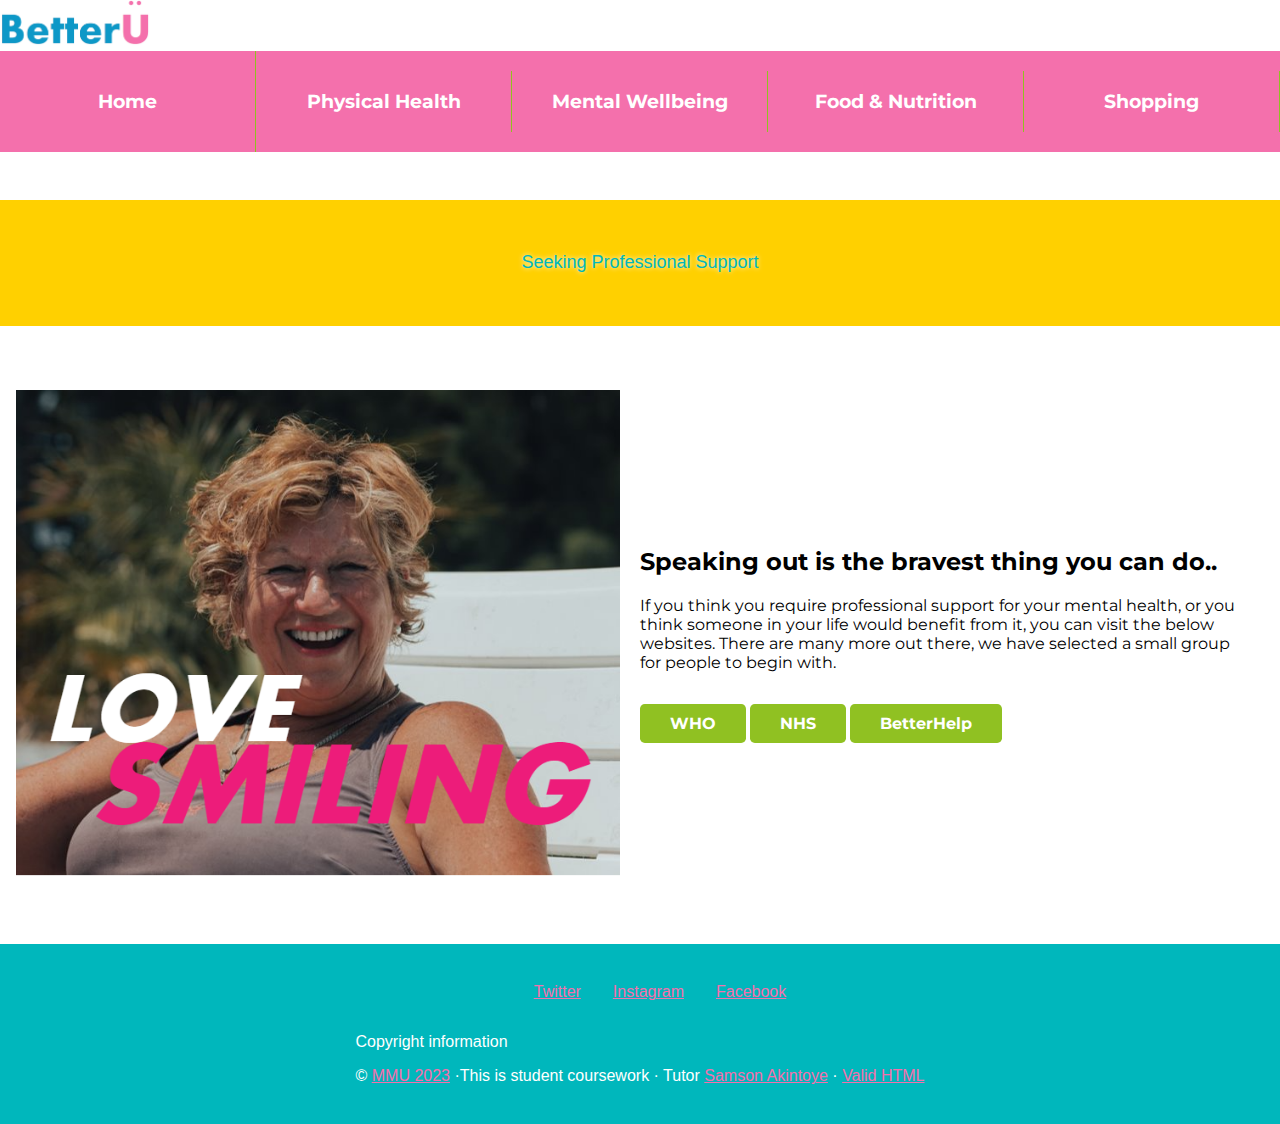
<file: group-x-website/pages/MentalWellbeing/MWFolder/ProfessionalSupport.html>
<!DOCTYPE html>
<html lang="en" contenteditable="true">
    <head>
        <meta charset="UTF-8" />
        <meta name="viewport" content="width=device-width, initial-scale=1.0">
        <meta http-equiv="X-UA-Compatible" content="ie=edge">
        <title>BetterU</title>
        <link rel="stylesheet" href="../../../css/website.css" />
        <link rel="preconnect" href="https://fonts.googleapis.com">
        <link rel="preconnect" href="https://fonts.gstatic.com" crossorigin>
        <link href="https://fonts.googleapis.com/css2?family=Montserrat:wght@200&display=swap" rel="stylesheet">
    </head>
    
    <body contenteditable="true">
        <nav class="logo-and-nav" contenteditable="true">
            <img src="../../../images/OriginalLogo.png" alt="BetterU Logo" width="150" height="100">

            <ul class="logo-and-nav__links" contenteditable="true">
                <li contenteditable="true"><h3><a href="../../../index.html" contenteditable="true">Home</a></h3></li>
                <li contenteditable="true"><h3>Physical Health</h3>
                    <ul>
                        <li contenteditable="true"><a href="../../../pages/PhysicalFitness/PFFolder/goingtothegym.html" contenteditable="true">Going to the gym</a></li>
                        <li contenteditable="true"><a href="../../../pages/PhysicalFitness/PFFolder/homeworkouts.html" contenteditable="true">Home workouts</a></li>
                        <li contenteditable="true"><a href="../../../pages/PhysicalFitness/PFFolder/sportsandactivities.html" contenteditable="true">Sports and activities</a></li>
                    </ul>
                </li>

                <li contenteditable="true"><h3>Mental Wellbeing</h3>
                    <ul>
                        <li contenteditable="true"><a href="PersonalNeeds.html" contenteditable="true">Personal Needs</a></li>
                        <li contenteditable="true"><a href="ProfessionalSupport.html" contenteditable="true">Professional Support</a></li>
                        <li contenteditable="true"><a href="WhatIsMentalHealth.html" contenteditable="true">What is Mental Health?</a></li>
                    </ul>
                </li>

                <li contenteditable="true"><h3>Food & Nutrition</h3>
                    <ul>
                        <li contenteditable="true"><a href="../../../pages/FoodNutrition/FNFolder/HealthyEating.html" contenteditable="true">How to Eat Healthily</a></li>
                        <li contenteditable="true"><a href="../../../pages/FoodNutrition/FNFolder/CalorieCounting.html" contenteditable="true">Managing Calories</a></li>
                        <li contenteditable="true"><a href="../../../pages/FoodNutrition/FNFolder/Recipes.html" contenteditable="true">Recipes & Ideas</a></li>
                    </ul>
                </li>

                <li contenteditable="true"><h3>Shopping</h3>
                    <ul>
                        <li contenteditable="true"><a href="../../../pages/Shopping/SFolder/FoodShop.html" contenteditable="true">Food Shop</a></li>
                        <li contenteditable="true"><a href="../../../pages/Shopping/SFolder/Equipment.html" contenteditable="true">Workout Equipment</a></li>
                        <li contenteditable="true"><a href="../../../pages/Shopping/SFolder/Clothing.html" contenteditable="true">Gymwear Clothing</a></li>
                    </ul>
                </li>
            </ul>
        </nav>

        <div class="site-header" contenteditable="true">
            <div class="site-header__content" contenteditable="true">
                <p contenteditable="true">Seeking Professional Support</p>
            </div>
        </div>

        <section class="text-image right" contenteditable="true">
            <div class="text-image__container" contenteditable="true">
                <div class="text-image__text" contenteditable="true">
                    <img src="../../../images/lovesmiling.png" alt="Headshot of mature woman grinning with joy" contenteditable="true">
                </div>
                <div class="text-image__content" contenteditable="true">
                    <h2 contenteditable="true">Speaking out is the bravest thing you can do..</h2>
                    <p contenteditable="true">If you think you require professional support for your mental health, or you think someone in your life would benefit from it, you can visit the below websites. There are many more out there, we have selected a small group for people to begin with.</p>
                    <a href="https://www.who.int/news-room/fact-sheets/detail/mental-health-strengthening-our-response" contenteditable="true">WHO</a>
                    <a href="https://www.nhs.uk/nhs-services/mental-health-services/" contenteditable="true">NHS</a>
                    <a href="https://www.googleadservices.com/pagead/aclk?sa=L&ai=DChcSEwi6v-2Mqe7-AhXMse0KHSwnBycYABABGgJkZw&ohost=www.google.co.uk&cid=CAESauD2nR60l8MeBitDdESx7F8Nhpe1SRoM71pvXAY0JAi2RIobgFKCmdu9VyubBOz8OMYX_1GrDgBuxyLdXcizCtwy8yQbpHiORtyGlHr-K721hn9kTIE4Srh2aefN9lXGhUcUNdLxA5weS74&sig=AOD64_3bxHrMFo-2_g5aVnOCQQO7L53uTg&q&adurl&ved=2ahUKEwjWreOMqe7-AhX_R0EAHchsAPwQ0Qx6BAgHEAE" contenteditable="true">BetterHelp</a>
                </div>
            </div>
        </section>

        <footer class="page-footer" contenteditable="true">
            <ul class="social-media" contenteditable="true">
                <li contenteditable="true"><a href="http://www.twitter.com" contenteditable="true">Twitter</a></li>
                <li contenteditable="true"><a href="https://www.instagram.com" contenteditable="true">Instagram</a></li>
                <li contenteditable="true"><a href="https://en-gb.facebook.com" contenteditable="true">Facebook</a></li>
            </ul>
            
            <div class="footer-content" contenteditable="true">
                <p contenteditable="true">Copyright information</p>
                <!-- this is the minimum disclaimer text. You can modify the classnames and markup as long as the same content is shown to the site visitor -->
                <div class="mmu-disclaimer" contenteditable="true">
                    <p contenteditable="true">© <a href="http://www.mmu.ac.uk/" title="MMU homepage" contenteditable="true">MMU 2023</a> ·This is student coursework · Tutor <a href="mailto:S.Akintoye@mmu.ac.ukk" contenteditable="true">Samson Akintoye</a> ·
                        <a href="//validator.w3.org/check?uri=referer" title="W3C HTML Validation Service" contenteditable="true">Valid HTML</a></p>
                </div>
            </div>

        </footer>

    </body>
</html>
</file>
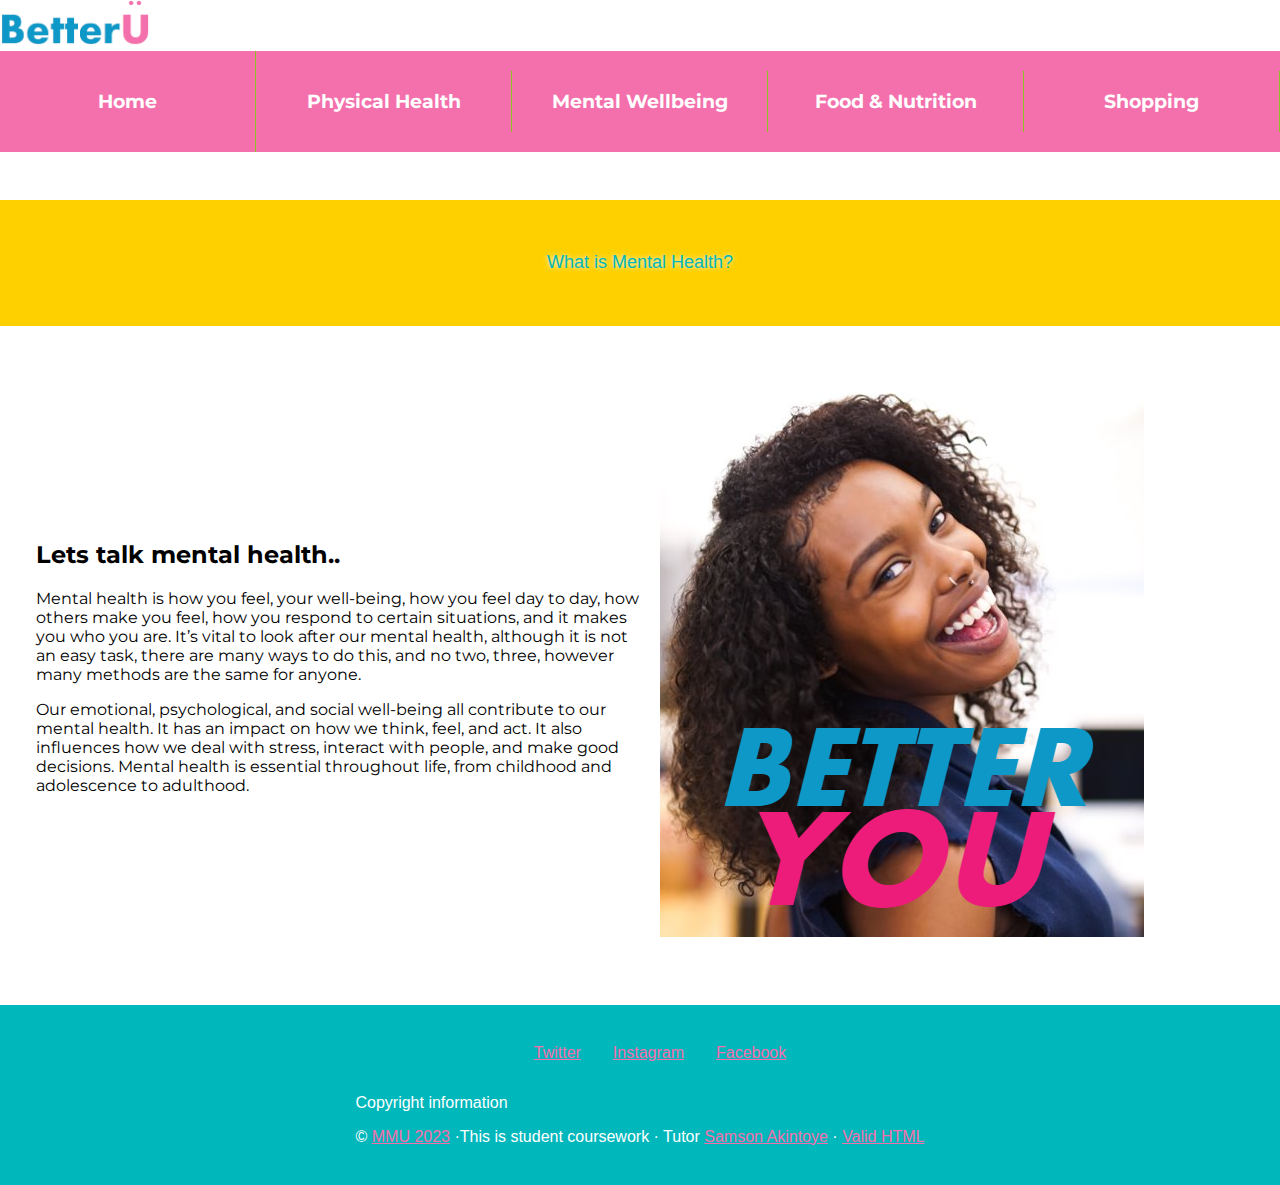
<file: group-x-website/pages/MentalWellbeing/MWFolder/WhatIsMentalHealth.html>
<!DOCTYPE html>
<html lang="en" contenteditable="true">
    <head>
        <meta charset="UTF-8" />
        <meta name="viewport" content="width=device-width, initial-scale=1.0">
        <meta http-equiv="X-UA-Compatible" content="ie=edge">
        <title>BetterU</title>
        <link rel="stylesheet" href="../../../css/website.css" />
        <link rel="preconnect" href="https://fonts.googleapis.com">
        <link rel="preconnect" href="https://fonts.gstatic.com" crossorigin>
        <link href="https://fonts.googleapis.com/css2?family=Montserrat:wght@200&display=swap" rel="stylesheet">
    </head>
    
    <body contenteditable="true">
        <nav class="logo-and-nav" contenteditable="true">
            <img src="../../../images/OriginalLogo.png" alt="BetterU Logo" width="150" height="100">

            <ul class="logo-and-nav__links" contenteditable="true">
                <li contenteditable="true"><h3><a href="../../../index.html" contenteditable="true">Home</a></h3></li>
                <li contenteditable="true"><h3>Physical Health</h3>
                    <ul>
                        <li contenteditable="true"><a href="../../../pages/PhysicalFitness/PFFolder/goingtothegym.html" contenteditable="true">Going to the gym</a></li>
                        <li contenteditable="true"><a href="../../../pages/PhysicalFitness/PFFolder/homeworkouts.html" contenteditable="true">Home workouts</a></li>
                        <li contenteditable="true"><a href="../../../pages/PhysicalFitness/PFFolder/sportsandactivities.html" contenteditable="true">Sports and activities</a></li>
                    </ul>
                </li>

                <li contenteditable="true"><h3>Mental Wellbeing</h3>
                    <ul>
                        <li contenteditable="true"><a href="PersonalNeeds.html" contenteditable="true">Personal Needs</a></li>
                        <li contenteditable="true"><a href="ProfessionalSupport.html" contenteditable="true">Professional Support</a></li>
                        <li contenteditable="true"><a href="WhatIsMentalHealth.html" contenteditable="true">What is Mental Health?</a></li>
                    </ul>
                </li>

                <li contenteditable="true"><h3>Food & Nutrition</h3>
                    <ul>
                        <li contenteditable="true"><a href="../../../pages/FoodNutrition/FNFolder/HealthyEating.html" contenteditable="true">How to Eat Healthily</a></li>
                        <li contenteditable="true"><a href="../../../pages/FoodNutrition/FNFolder/CalorieCounting.html" contenteditable="true">Managing Calories</a></li>
                        <li contenteditable="true"><a href="../../../pages/FoodNutrition/FNFolder/Recipes.html" contenteditable="true">Recipes & Ideas</a></li>
                    </ul>
                </li>

                <li contenteditable="true"><h3>Shopping</h3>
                    <ul>
                        <li contenteditable="true"><a href="../../../pages/Shopping/SFolder/FoodShop.html" contenteditable="true">Food Shop</a></li>
                        <li contenteditable="true"><a href="../../../pages/Shopping/SFolder/Equipment.html" contenteditable="true">Workout Equipment</a></li>
                        <li contenteditable="true"><a href="../../../pages/Shopping/SFolder/Clothing.html" contenteditable="true">Gymwear Clothing</a></li>
                    </ul>
                </li>
            </ul>
        </nav>

        <div class="site-header" contenteditable="true">
            <div class="site-header__content" contenteditable="true">
                <p contenteditable="true">What is Mental Health?</p>
            </div>
        </div>

        <section class="text-image left" contenteditable="true">
            <div class="text-image__container" contenteditable="true">
                <div class="text-image__text" contenteditable="true">
                    <img src="../../../images/betteryou.png" alt="A smiling women tilting her head back in laughter" contenteditable="true">
                </div>
                <div class="text-image__content" contenteditable="true">
                    <h2 contenteditable="true">Lets talk mental health..</h2>
                    <p contenteditable="true">Mental health is how you feel, your well-being, how you feel day to day, how others make you feel, how you respond to certain situations, and it makes you who you are. It’s vital to look after our mental health, although it is not an easy task, there are many ways to do this, and no two, three, however many methods are the same for anyone.</p>
                    <p contenteditable="true">Our emotional, psychological, and social well-being all contribute to our mental health. It has an impact on how we think, feel, and act. It also influences how we deal with stress, interact with people, and make good decisions. Mental health is essential throughout life, from childhood and adolescence to adulthood.</p>
                </div>
            </div>
        </section>

        <footer class="page-footer" contenteditable="true">
            <ul class="social-media" contenteditable="true">
                <li contenteditable="true"><a href="http://www.twitter.com" contenteditable="true">Twitter</a></li>
                <li contenteditable="true"><a href="https://www.instagram.com" contenteditable="true">Instagram</a></li>
                <li contenteditable="true"><a href="https://en-gb.facebook.com" contenteditable="true">Facebook</a></li>
            </ul>

            <div class="footer-content" contenteditable="true">
                <p contenteditable="true">Copyright information</p>
                <!-- this is the minimum disclaimer text. You can modify the classnames and markup as long as the same content is shown to the site visitor -->
                <div class="mmu-disclaimer" contenteditable="true">
                    <p contenteditable="true">© <a href="http://www.mmu.ac.uk/" title="MMU homepage" contenteditable="true">MMU 2023</a> ·This is student coursework · Tutor <a href="mailto:S.Akintoye@mmu.ac.ukk" contenteditable="true">Samson Akintoye</a> ·
                        <a href="//validator.w3.org/check?uri=referer" title="W3C HTML Validation Service" contenteditable="true">Valid HTML</a></p>
                </div>
                <!-- end the disclaimer text -->
            </div>

        </footer>

    </body>
</html>
</file>
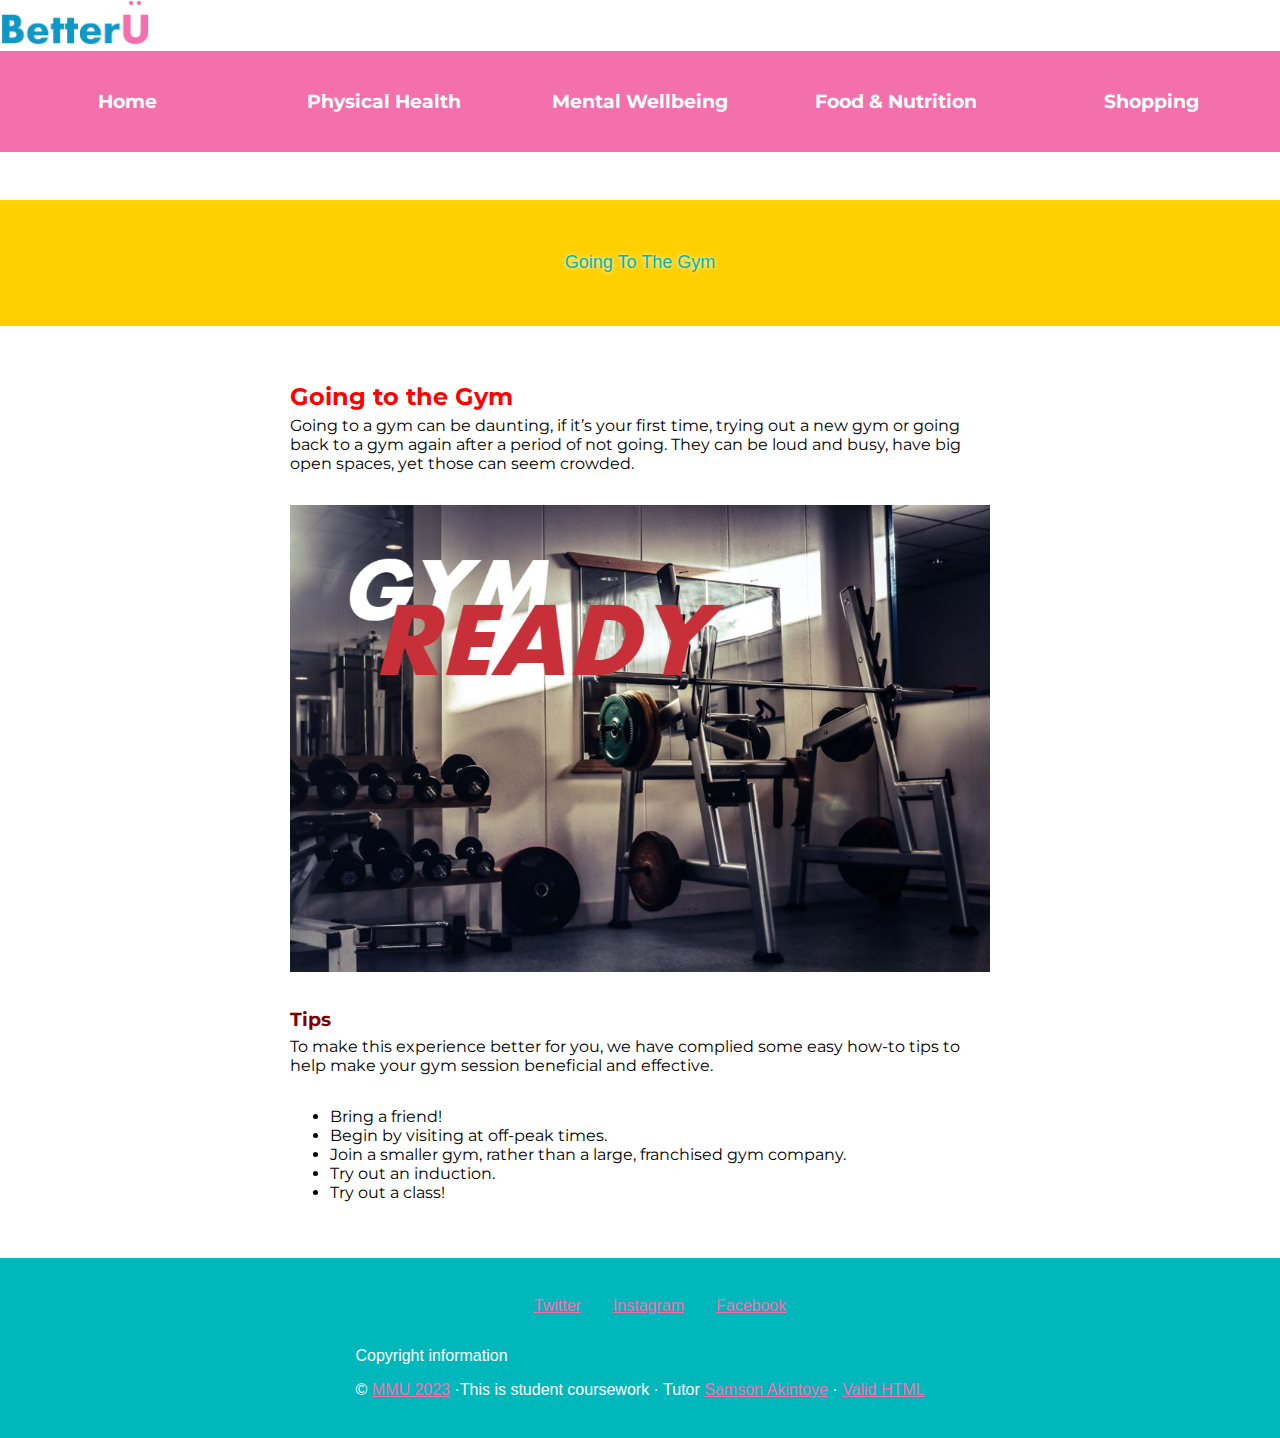
<file: group-x-website/pages/PhysicalFitness/PFFolder/goingtothegym.html>
<!DOCTYPE html>
<html lang="en" contenteditable="true">
    <head>
        <meta charset="UTF-8" />
        <meta name="viewport" content="width=device-width, initial-scale=1.0">
        <meta http-equiv="X-UA-Compatible" content="ie=edge">
        <title>BetterU</title>
        <link rel="stylesheet" href="../../../css/website.css" />
        <link rel="preconnect" href="https://fonts.googleapis.com">
        <link rel="preconnect" href="https://fonts.gstatic.com" crossorigin>
        <link href="https://fonts.googleapis.com/css2?family=Montserrat:wght@200&display=swap" rel="stylesheet">
    </head>
    
    <body contenteditable="true">
        <nav class="logo-and-nav" contenteditable="true">
            <img src="../../../images/OriginalLogo.png" alt="BetterU Logo" width="150" height="100">

            <ul class="logo-and-nav__links" contenteditable="true">
                <li contenteditable="true"><h3><a href="../../../index.html" contenteditable="true">Home</a></h3></li>
                <li contenteditable="true"><h3>Physical Health</h3>
                    <ul>
                        <li contenteditable="true"><a href="goingtothegym.html" contenteditable="true">Going to the gym</a></li>
                        <li contenteditable="true"><a href="homeworkouts.html" contenteditable="true">Home workouts</a></li>
                        <li contenteditable="true"><a href="sportsandactivities.html" contenteditable="true">Sports and activities</a></li>
                    </ul>
                </li>

                <li contenteditable="true"><h3>Mental Wellbeing</h3>
                    <ul>
                        <li contenteditable="true"><a href="../../../pages/MentalWellbeing/MWFolder/PersonalNeeds.html" contenteditable="true">Personal Needs</a></li>
                        <li contenteditable="true"><a href="../../../pages/MentalWellbeing/MWFolder/ProfessionalSupport.html" contenteditable="true">Professional Support</a></li>
                        <li contenteditable="true"><a href="../../../pages/MentalWellbeing/MWFolder/WhatIsMentalHealth.html" contenteditable="true">What is Mental Health?</a></li>
                    </ul>
                </li>

                <li contenteditable="true"><h3>Food & Nutrition</h3>
                    <ul>
                        <li contenteditable="true"><a href="../../../pages/FoodNutrition/FNFolder/HealthyEating.html" contenteditable="true">How to Eat Healthily</a></li>
                        <li contenteditable="true"><a href="../../../pages/FoodNutrition/FNFolder/CalorieCounting.html" contenteditable="true">Managing Calories</a></li>
                        <li contenteditable="true"><a href="../../../pages/FoodNutrition/FNFolder/Recipes.html" contenteditable="true">Recipes & Ideas</a></li>
                    </ul>
                </li>

                <li contenteditable="true"><h3>Shopping</h3>
                    <ul>
                        <li contenteditable="true"><a href="../../../pages/Shopping/SFolder/FoodShop.html" contenteditable="true">Food Shop</a></li>
                        <li contenteditable="true"><a href="../../../pages/Shopping/SFolder/Equipment.html" contenteditable="true">Workout Equipment</a></li>
                        <li contenteditable="true"><a href="../../../pages/Shopping/SFolder/Clothing.html" contenteditable="true">Gymwear Clothing</a></li>
                    </ul>
                </li>
            </ul>
        </nav>

        <div class="site-header" contenteditable="true">
            <div class="site-header__content" contenteditable="true">
                <p contenteditable="true">Going To The Gym</p>
            </div>
        </div>

        <section class="content-column" contenteditable="true">
            <div class="content-column__content" contenteditable="true">
                <div class="editable-text" contenteditable="true">
                    <h2 contenteditable="true">Going to the Gym</h2>
                    <p contenteditable="true">Going to a gym can be daunting, if it’s your first time, trying out a new gym or going back to a gym again after a period of not going. They can be loud and busy, have big open spaces, yet those can seem crowded.</p>
                    <img src="../../../images/gymready.png" alt="An empty gym with gym equipment set up for use" contenteditable="true">
                    <h3 contenteditable="true">Tips</h3>
                    <p contenteditable="true">To make this experience better for you, we have complied some easy how-to tips to help make your gym session beneficial and effective.</p>
                    <ul>
                        <li>Bring a friend!</li>
                        <li>Begin by visiting at off-peak times.</li>
                        <li>Join a smaller gym, rather than a large, franchised gym company.</li>
                        <li>Try out an induction.</li>
                        <li>Try out a class!</li>
                    </ul>   
                </div>
            </div>    
        </section>

        <footer class="page-footer" contenteditable="true">
            <ul class="social-media" contenteditable="true">
                <li contenteditable="true"><a href="http://www.twitter.com" contenteditable="true">Twitter</a></li>
                <li contenteditable="true"><a href="https://www.instagram.com" contenteditable="true">Instagram</a></li>
                <li contenteditable="true"><a href="https://en-gb.facebook.com" contenteditable="true">Facebook</a></li>
            </ul>

            <div class="footer-content" contenteditable="true">
                <p contenteditable="true">Copyright information</p>
                <!-- this is the minimum disclaimer text. You can modify the classnames and markup as long as the same content is shown to the site visitor -->
                <div class="mmu-disclaimer" contenteditable="true">
                    <p contenteditable="true">© <a href="http://www.mmu.ac.uk/" title="MMU homepage" contenteditable="true">MMU 2023</a> ·This is student coursework · Tutor <a href="mailto:S.Akintoye@mmu.ac.ukk" contenteditable="true">Samson Akintoye</a> ·
                        <a href="//validator.w3.org/check?uri=referer" title="W3C HTML Validation Service" contenteditable="true">Valid HTML</a></p>
                </div>
                <!-- end the disclaimer text -->
            </div>

        </footer>

    </body>
</html>
</file>
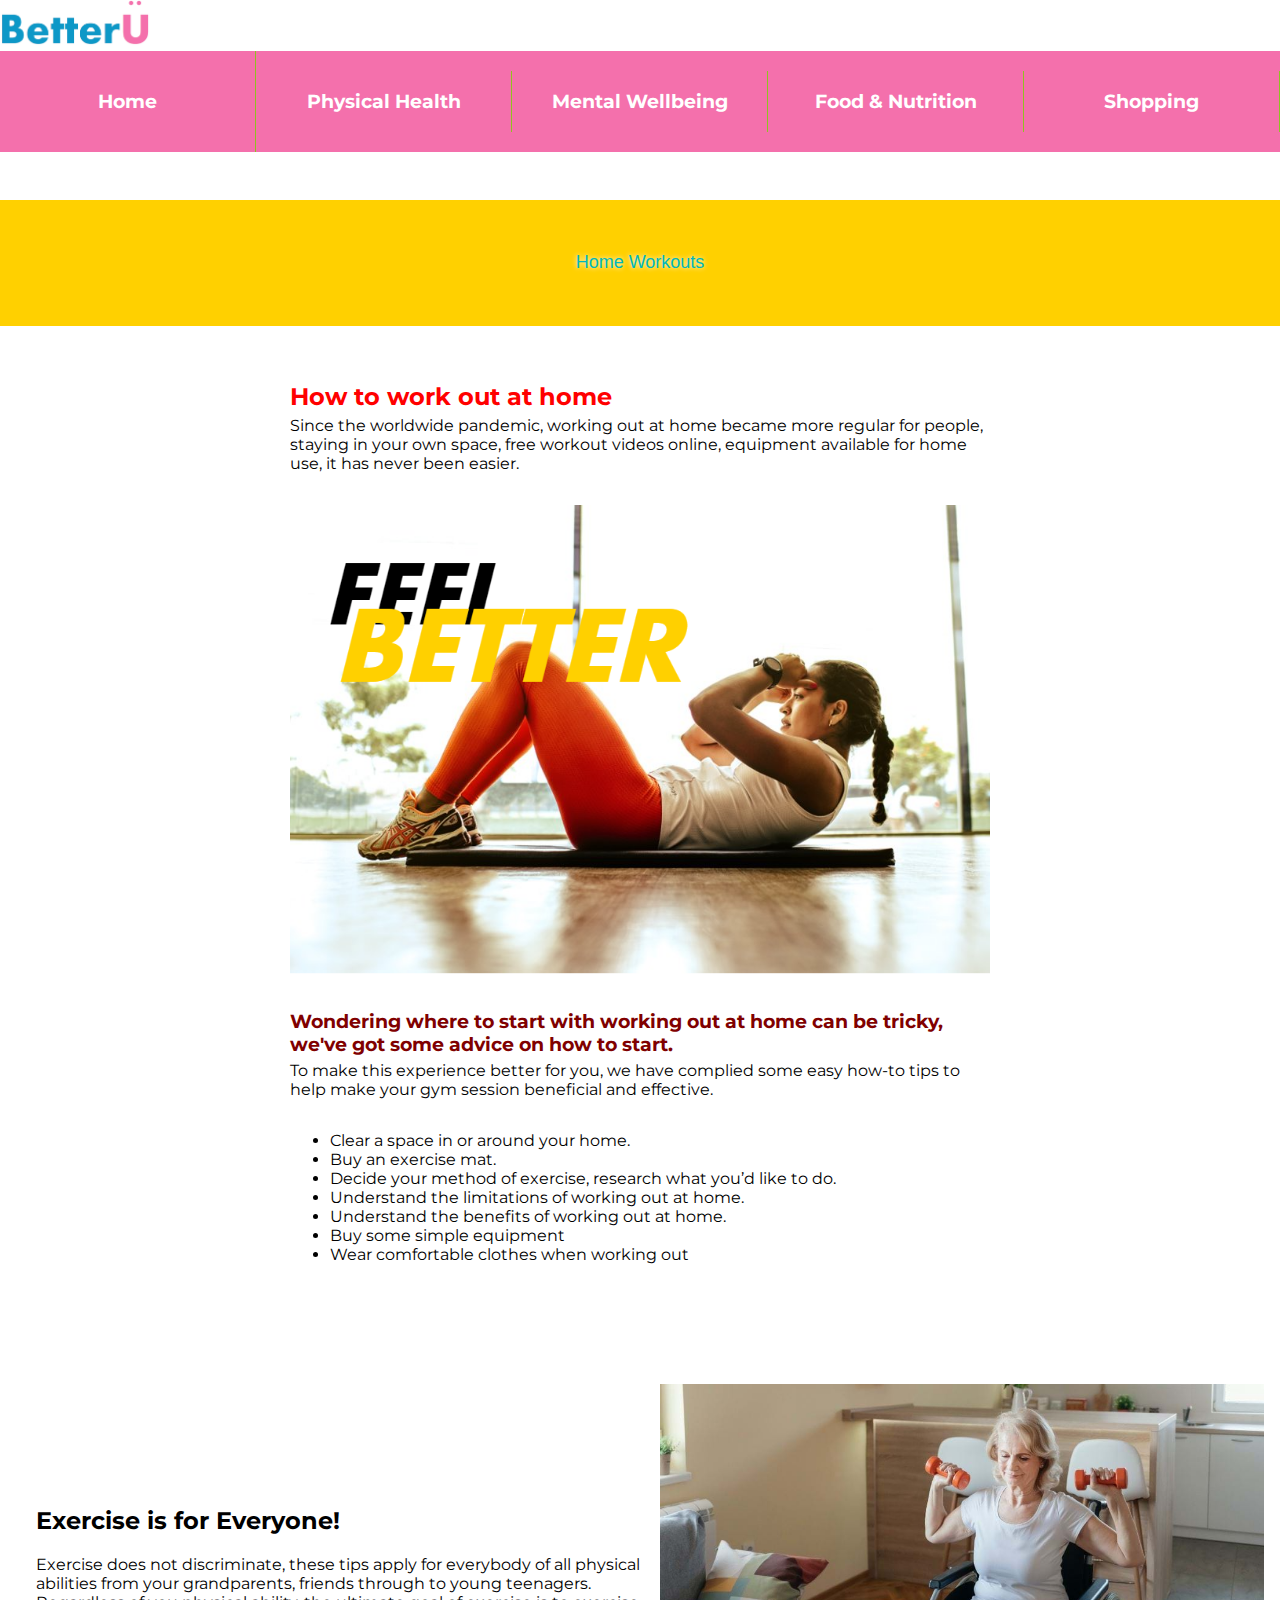
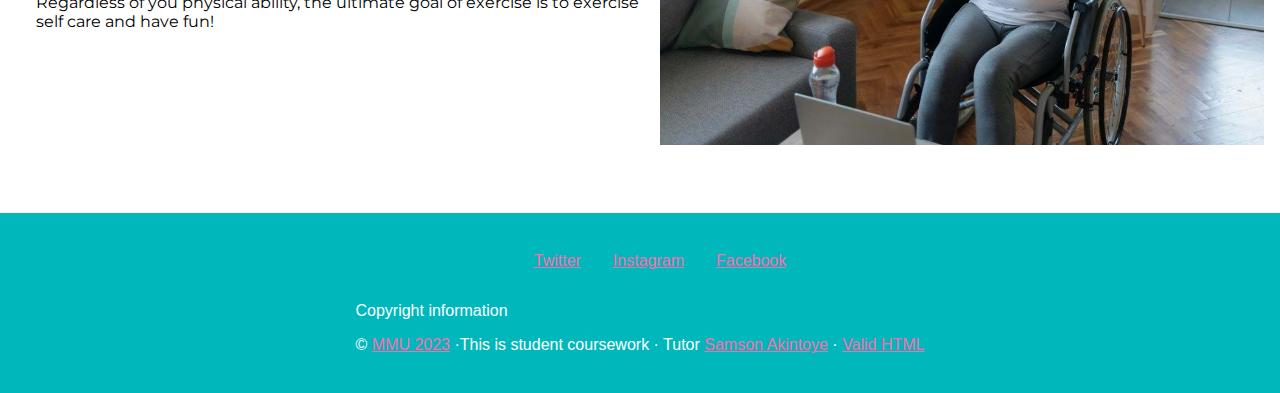
<file: group-x-website/pages/PhysicalFitness/PFFolder/homeworkouts.html>
<!DOCTYPE html>
<html lang="en" contenteditable="true">
    <head>
        <meta charset="UTF-8" />
        <meta name="viewport" content="width=device-width, initial-scale=1.0">
        <meta http-equiv="X-UA-Compatible" content="ie=edge">
        <title>BetterU</title>
        <link rel="stylesheet" href="../../../css/website.css" />
        <link rel="preconnect" href="https://fonts.googleapis.com">
        <link rel="preconnect" href="https://fonts.gstatic.com" crossorigin>
        <link href="https://fonts.googleapis.com/css2?family=Montserrat:wght@200&display=swap" rel="stylesheet">
    </head>
    
    <body contenteditable="true">
        <nav class="logo-and-nav" contenteditable="true">
            <img src="../../../images/OriginalLogo.png" alt="BetterU Logo" width="150" height="100">

            <ul class="logo-and-nav__links" contenteditable="true">
                <li contenteditable="true"><h3><a href="../../../index.html" contenteditable="true">Home</a></h3></li>
                <li contenteditable="true"><h3>Physical Health</h3>
                    <ul>
                        <li contenteditable="true"><a href="goingtothegym.html" contenteditable="true">Going to the gym</a></li>
                        <li contenteditable="true"><a href="homeworkouts.html" contenteditable="true">Home workouts</a></li>
                        <li contenteditable="true"><a href="sportsandactivities.html" contenteditable="true">Sports and activities</a></li>
                    </ul>
                </li>

                <li contenteditable="true"><h3>Mental Wellbeing</h3>
                    <ul>
                        <li contenteditable="true"><a href="../../../pages/MentalWellbeing/MWFolder/PersonalNeeds.html" contenteditable="true">Personal Needs</a></li>
                        <li contenteditable="true"><a href="../../../pages/MentalWellbeing/MWFolder/ProfessionalSupport.html" contenteditable="true">Professional Support</a></li>
                        <li contenteditable="true"><a href="../../../pages/MentalWellbeing/MWFolder/WhatIsMentalHealth.html" contenteditable="true">What is Mental Health?</a></li>
                    </ul>
                </li>

                <li contenteditable="true"><h3>Food & Nutrition</h3>
                    <ul>
                        <li contenteditable="true"><a href="../../../pages/FoodNutrition/FNFolder/HealthyEating.html" contenteditable="true">How to Eat Healthily</a></li>
                        <li contenteditable="true"><a href="../../../pages/FoodNutrition/FNFolder/CalorieCounting.html" contenteditable="true">Managing Calories</a></li>
                        <li contenteditable="true"><a href="../../../pages/FoodNutrition/FNFolder/Recipes.html" contenteditable="true">Recipes & Ideas</a></li>
                    </ul>
                </li>

                <li contenteditable="true"><h3>Shopping</h3>
                    <ul>
                        <li contenteditable="true"><a href="../../../pages/Shopping/SFolder/FoodShop.html" contenteditable="true">Food Shop</a></li>
                        <li contenteditable="true"><a href="../../../pages/Shopping/SFolder/Equipment.html" contenteditable="true">Workout Equipment</a></li>
                        <li contenteditable="true"><a href="../../../pages/Shopping/SFolder/Clothing.html" contenteditable="true">Gymwear Clothing</a></li>
                    </ul>
                </li>
            </ul>
        </nav>

        <div class="site-header" contenteditable="true">
            <div class="site-header__content" contenteditable="true">
                <p contenteditable="true">Home Workouts</p>
            </div>
        </div>

        <section class="content-column" contenteditable="true">
            <div class="content-column__content" contenteditable="true">
                <div class="editable-text" contenteditable="true">
                    <h2 contenteditable="true">How to work out at home</h2>
                    <p contenteditable="true">Since the worldwide pandemic, working out at home became more regular for people, staying in your own space, free workout videos online, equipment available for home use, it has never been easier.</p>
                    <img src="../../../images/feelbetter.png" alt="A woman doing sit ups on a gym matt at home" contenteditable="true">
                    <h3 contenteditable="true">Wondering where to start with working out at home can be tricky, we've got some advice on how to start.</h3>
                    <p contenteditable="true">To make this experience better for you, we have complied some easy how-to tips to help make your gym session beneficial and effective.</p>
                    <ul>
                        <li>Clear a space in or around your home.</li>
                        <li>Buy an exercise mat.</li>
                        <li>Decide your method of exercise, research what you’d like to do.</li>
                        <li>Understand the limitations of working out at home.</li>
                        <li>Understand the benefits of working out at home.</li>
                        <li>Buy some simple equipment</li>
                        <li>Wear comfortable clothes when working out</li>
                    </ul>   
                </div>    
            </div>
        </section>

        <section class="text-image left" contenteditable="true">
            <div class="text-image__container" contenteditable="true">
                <div class="text-image__text" contenteditable="true">
                    <img src="../../../images/Wheelchairworkout.jpg" alt="An eldery woman following a home workout guide in a wheelchair, lifting arm dumbbells" contenteditable="true">
                </div>
                <div class="text-image__content" contenteditable="true">
                    <h2 contenteditable="true">Exercise is for Everyone!</h2>
                    <p contenteditable="true">Exercise does not discriminate, these tips apply for everybody of all physical abilities from your grandparents, friends through to young teenagers. Regardless of you physical ability, the ultimate goal of exercise is to exercise self care and have fun!</p>
                </div>
            </div>
        </section>

        <footer class="page-footer" contenteditable="true">
            <ul class="social-media" contenteditable="true">
                <li contenteditable="true"><a href="http://www.twitter.com" contenteditable="true">Twitter</a></li>
                <li contenteditable="true"><a href="https://www.instagram.com" contenteditable="true">Instagram</a></li>
                <li contenteditable="true"><a href="https://en-gb.facebook.com" contenteditable="true">Facebook</a></li>
            </ul>

            <div class="footer-content" contenteditable="true">
                <p contenteditable="true">Copyright information</p>
                <!-- this is the minimum disclaimer text. You can modify the classnames and markup as long as the same content is shown to the site visitor -->
                <div class="mmu-disclaimer" contenteditable="true">
                    <p contenteditable="true">© <a href="http://www.mmu.ac.uk/" title="MMU homepage" contenteditable="true">MMU 2023</a> ·This is student coursework · Tutor <a href="mailto:S.Akintoye@mmu.ac.ukk" contenteditable="true">Samson Akintoye</a> ·
                        <a href="//validator.w3.org/check?uri=referer" title="W3C HTML Validation Service" contenteditable="true">Valid HTML</a></p>
                </div>
                <!-- end the disclaimer text -->
            </div>

        </footer>

    </body>
</html>
</file>
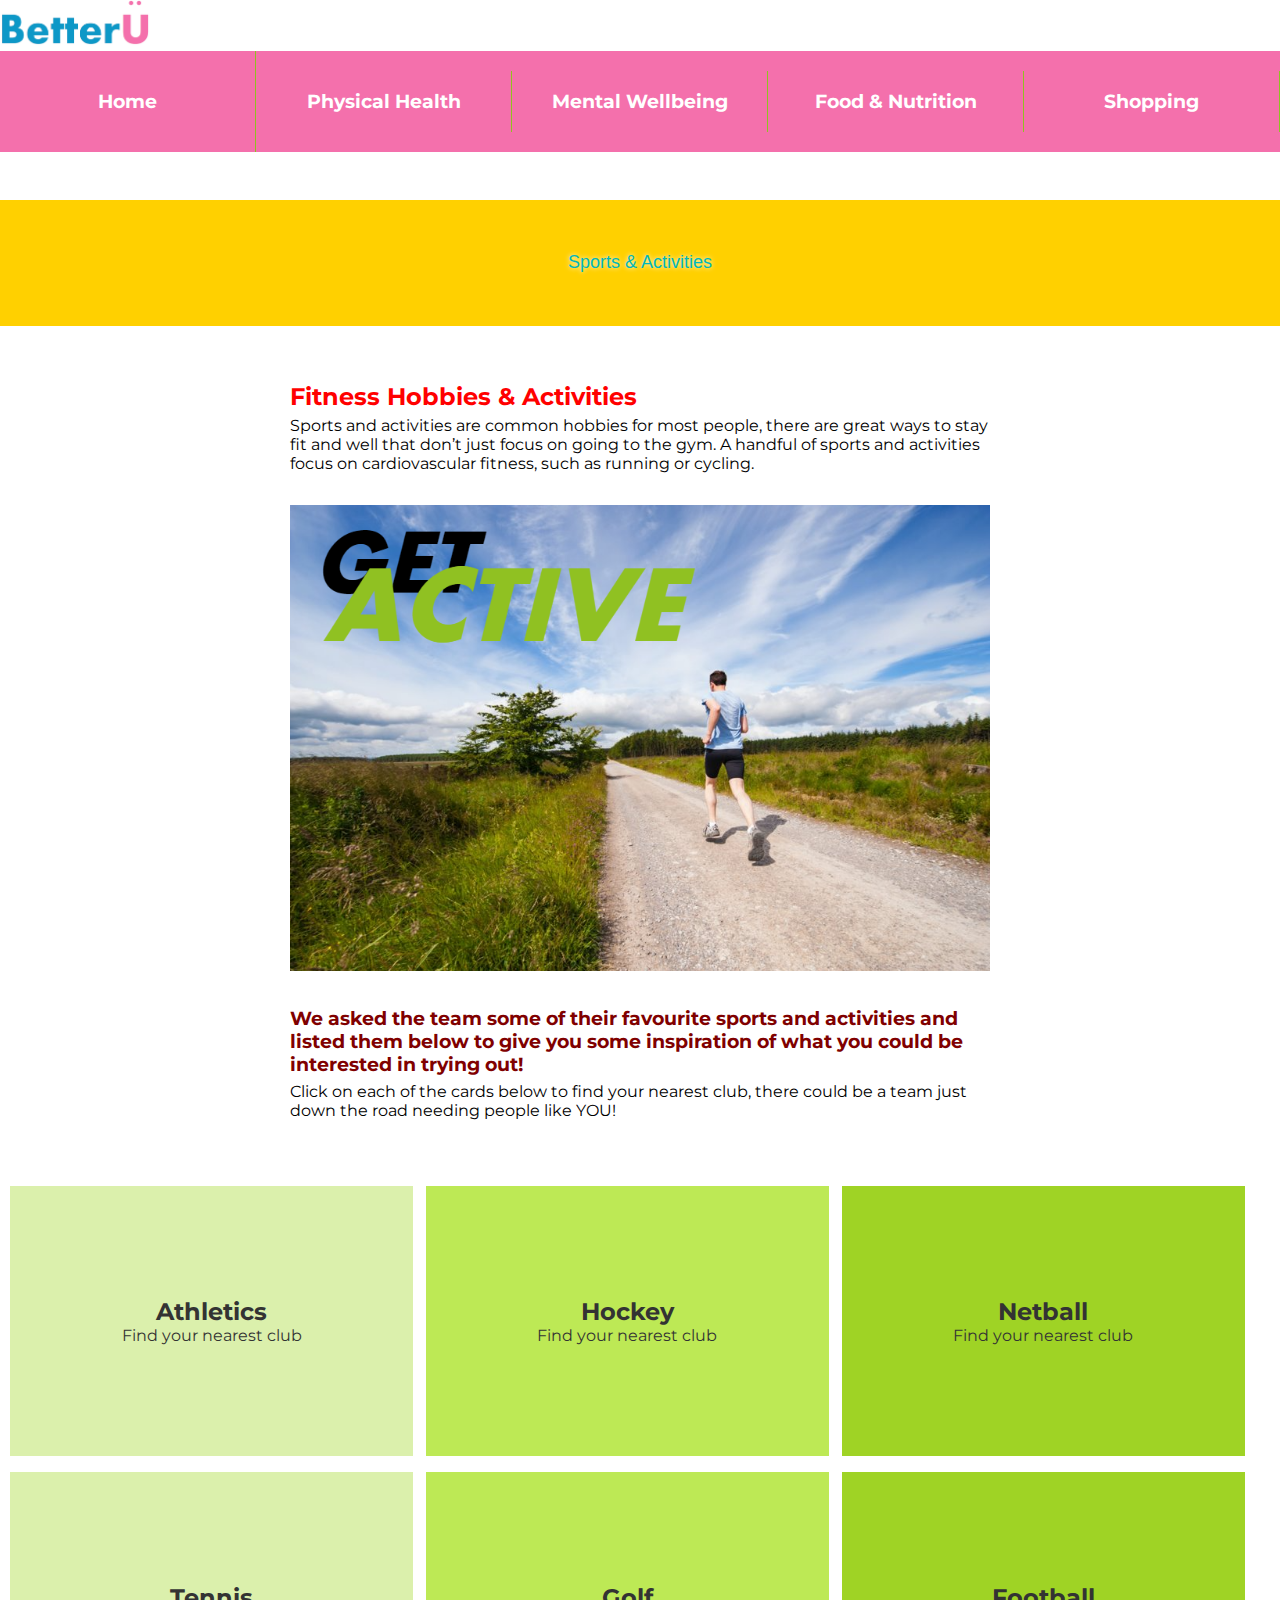
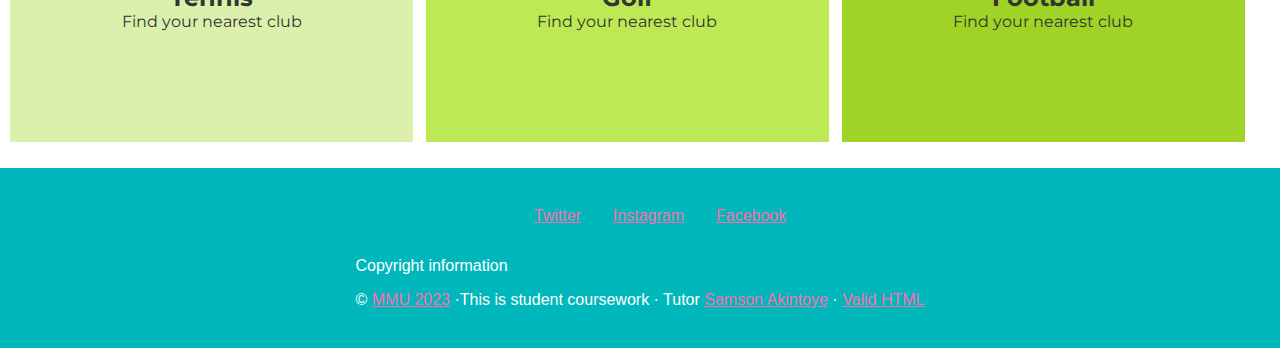
<file: group-x-website/pages/PhysicalFitness/PFFolder/sportsandactivities.html>
<!DOCTYPE html>
<html lang="en" contenteditable="true">
    <head>
        <meta charset="UTF-8" />
        <meta name="viewport" content="width=device-width, initial-scale=1.0">
        <meta http-equiv="X-UA-Compatible" content="ie=edge">
        <title>BetterU</title>
        <link rel="stylesheet" href="../../../css/website.css" />
        <link rel="preconnect" href="https://fonts.googleapis.com">
        <link rel="preconnect" href="https://fonts.gstatic.com" crossorigin>
        <link href="https://fonts.googleapis.com/css2?family=Montserrat:wght@200&display=swap" rel="stylesheet">
    </head>
    
    <body contenteditable="true">
        <nav class="logo-and-nav" contenteditable="true">
            <img src="../../../images/OriginalLogo.png" alt="BetterU Logo" width="150" height="100">

            <ul class="logo-and-nav__links" contenteditable="true">
                <li contenteditable="true"><h3><a href="../../../index.html" contenteditable="true">Home</a></h3></li>
                <li contenteditable="true"><h3>Physical Health</h3>
                    <ul>
                        <li contenteditable="true"><a href="goingtothegym.html" contenteditable="true">Going to the gym</a></li>
                        <li contenteditable="true"><a href="homeworkouts.html" contenteditable="true">Home workouts</a></li>
                        <li contenteditable="true"><a href="sportsandactivities.html" contenteditable="true">Sports and activities</a></li>
                    </ul>
                </li>

                <li contenteditable="true"><h3>Mental Wellbeing</h3>
                    <ul>
                        <li contenteditable="true"><a href="../../../pages/MentalWellbeing/MWFolder/PersonalNeeds.html" contenteditable="true">Personal Needs</a></li>
                        <li contenteditable="true"><a href="../../../pages/MentalWellbeing/MWFolder/ProfessionalSupport.html" contenteditable="true">Professional Support</a></li>
                        <li contenteditable="true"><a href="../../../pages/MentalWellbeing/MWFolder/WhatIsMentalHealth.html" contenteditable="true">What is Mental Health?</a></li>
                    </ul>
                </li>

                <li contenteditable="true"><h3>Food & Nutrition</h3>
                    <ul>
                        <li contenteditable="true"><a href="../../../pages/FoodNutrition/FNFolder/HealthyEating.html" contenteditable="true">How to Eat Healthily</a></li>
                        <li contenteditable="true"><a href="../../../pages/FoodNutrition/FNFolder/CalorieCounting.html" contenteditable="true">Managing Calories</a></li>
                        <li contenteditable="true"><a href="../../../pages/FoodNutrition/FNFolder/Recipes.html" contenteditable="true">Recipes & Ideas</a></li>
                    </ul>
                </li>

                <li contenteditable="true"><h3>Shopping</h3>
                    <ul>
                        <li contenteditable="true"><a href="../../../pages/Shopping/SFolder/FoodShop.html" contenteditable="true">Food Shop</a></li>
                        <li contenteditable="true"><a href="../../../pages/Shopping/SFolder/Equipment.html" contenteditable="true">Workout Equipment</a></li>
                        <li contenteditable="true"><a href="../../../pages/Shopping/SFolder/Clothing.html" contenteditable="true">Gymwear Clothing</a></li>
                    </ul>
                </li>
            </ul>
        </nav>

        <div class="site-header" contenteditable="true">
            <div class="site-header__content" contenteditable="true">
                <p contenteditable="true">Sports & Activities</p>
            </div>
        </div>

        <section class="content-column" contenteditable="true">
            <div class="content-column__content" contenteditable="true">
                <div class="editable-text" contenteditable="true">
                    <h2 contenteditable="true">Fitness Hobbies & Activities</h2>
                    <p contenteditable="true">Sports and activities are common hobbies for most people, there are great ways to stay fit and well that don’t just focus on going to the gym. A handful of sports and activities focus on cardiovascular fitness, such as running or cycling.</p>
                    <img src="../../../images/GetActive.png" alt="A man running through a field on a summers' day" contenteditable="true">
                    <h3 contenteditable="true">We asked the team some of their favourite sports and activities and listed them below to give you some inspiration of what you could be interested in trying out!</h3>
                    <p contenteditable="true">Click on each of the cards below to find your nearest club, there could be a team just down the road needing people like YOU!</p>   
                </div>    
            </div>
        </section>

        <section class="full-click-cards" contenteditable="true">

            <div class="card-container" contenteditable="true">
                <div class="fc-card style-1" contenteditable="true">
                    <a href="http://clubfinder.englandathletics.org/" contenteditable="true">
                        <h2 contenteditable="true">Athletics</h2>
        
                        <p contenteditable="true">Find your nearest club</p>
                    </a>
                </div>
                <div class="fc-card style-2" contenteditable="true">
                    <a href="http://www.greatbritainhockey.co.uk/playhockey" contenteditable="true">
                        <h2 contenteditable="true">Hockey</h2>
        
                        <p contenteditable="true">Find your nearest club</p>
                    </a>
                </div>
        
                <div class="fc-card style-3" contenteditable="true">
                    <a href="https://www.englandnetball.co.uk/netball-sessions/" contenteditable="true">
                        <h2 contenteditable="true">Netball</h2>
        
                        <p contenteditable="true">Find your nearest club</p>
                    </a>
                </div>
                <div class="fc-card style-1" contenteditable="true">
                    <a href="https://www.lta.org.uk/go-hit-it/" contenteditable="true">
                        <h2 contenteditable="true">Tennis</h2>
        
                        <p contenteditable="true">Find your nearest club</p>
                    </a>
                </div>
                <div class="fc-card style-2" contenteditable="true">
                    <a href="https://www.englandgolf.org//golfcentral/" contenteditable="true">
                        <h2 contenteditable="true">Golf</h2>
        
                        <p contenteditable="true">Find your nearest club</p>
                    </a>
                </div>
                <div class="fc-card style-3" contenteditable="true">
                    <a href="http://www.thefa.com/play-football" contenteditable="true">
                        <h2 contenteditable="true">Football</h2>
        
                        <p contenteditable="true">Find your nearest club</p>
                    </a>
                </div>
            </div>
        </section>

        <footer class="page-footer" contenteditable="true">
            <ul class="social-media" contenteditable="true">
                <li contenteditable="true"><a href="http://www.twitter.com" contenteditable="true">Twitter</a></li>
                <li contenteditable="true"><a href="https://www.instagram.com" contenteditable="true">Instagram</a></li>
                <li contenteditable="true"><a href="https://en-gb.facebook.com" contenteditable="true">Facebook</a></li>
            </ul>

            <div class="footer-content" contenteditable="true">
                <p contenteditable="true">Copyright information</p>
                <!-- this is the minimum disclaimer text. You can modify the classnames and markup as long as the same content is shown to the site visitor -->
                <div class="mmu-disclaimer" contenteditable="true">
                    <p contenteditable="true">© <a href="http://www.mmu.ac.uk/" title="MMU homepage" contenteditable="true">MMU 2023</a> ·This is student coursework · Tutor <a href="mailto:S.Akintoye@mmu.ac.ukk" contenteditable="true">Samson Akintoye</a> ·
                        <a href="//validator.w3.org/check?uri=referer" title="W3C HTML Validation Service" contenteditable="true">Valid HTML</a></p>
                </div>
                <!-- end the disclaimer text -->
            </div>

        </footer>

    </body>
</html>
</file>
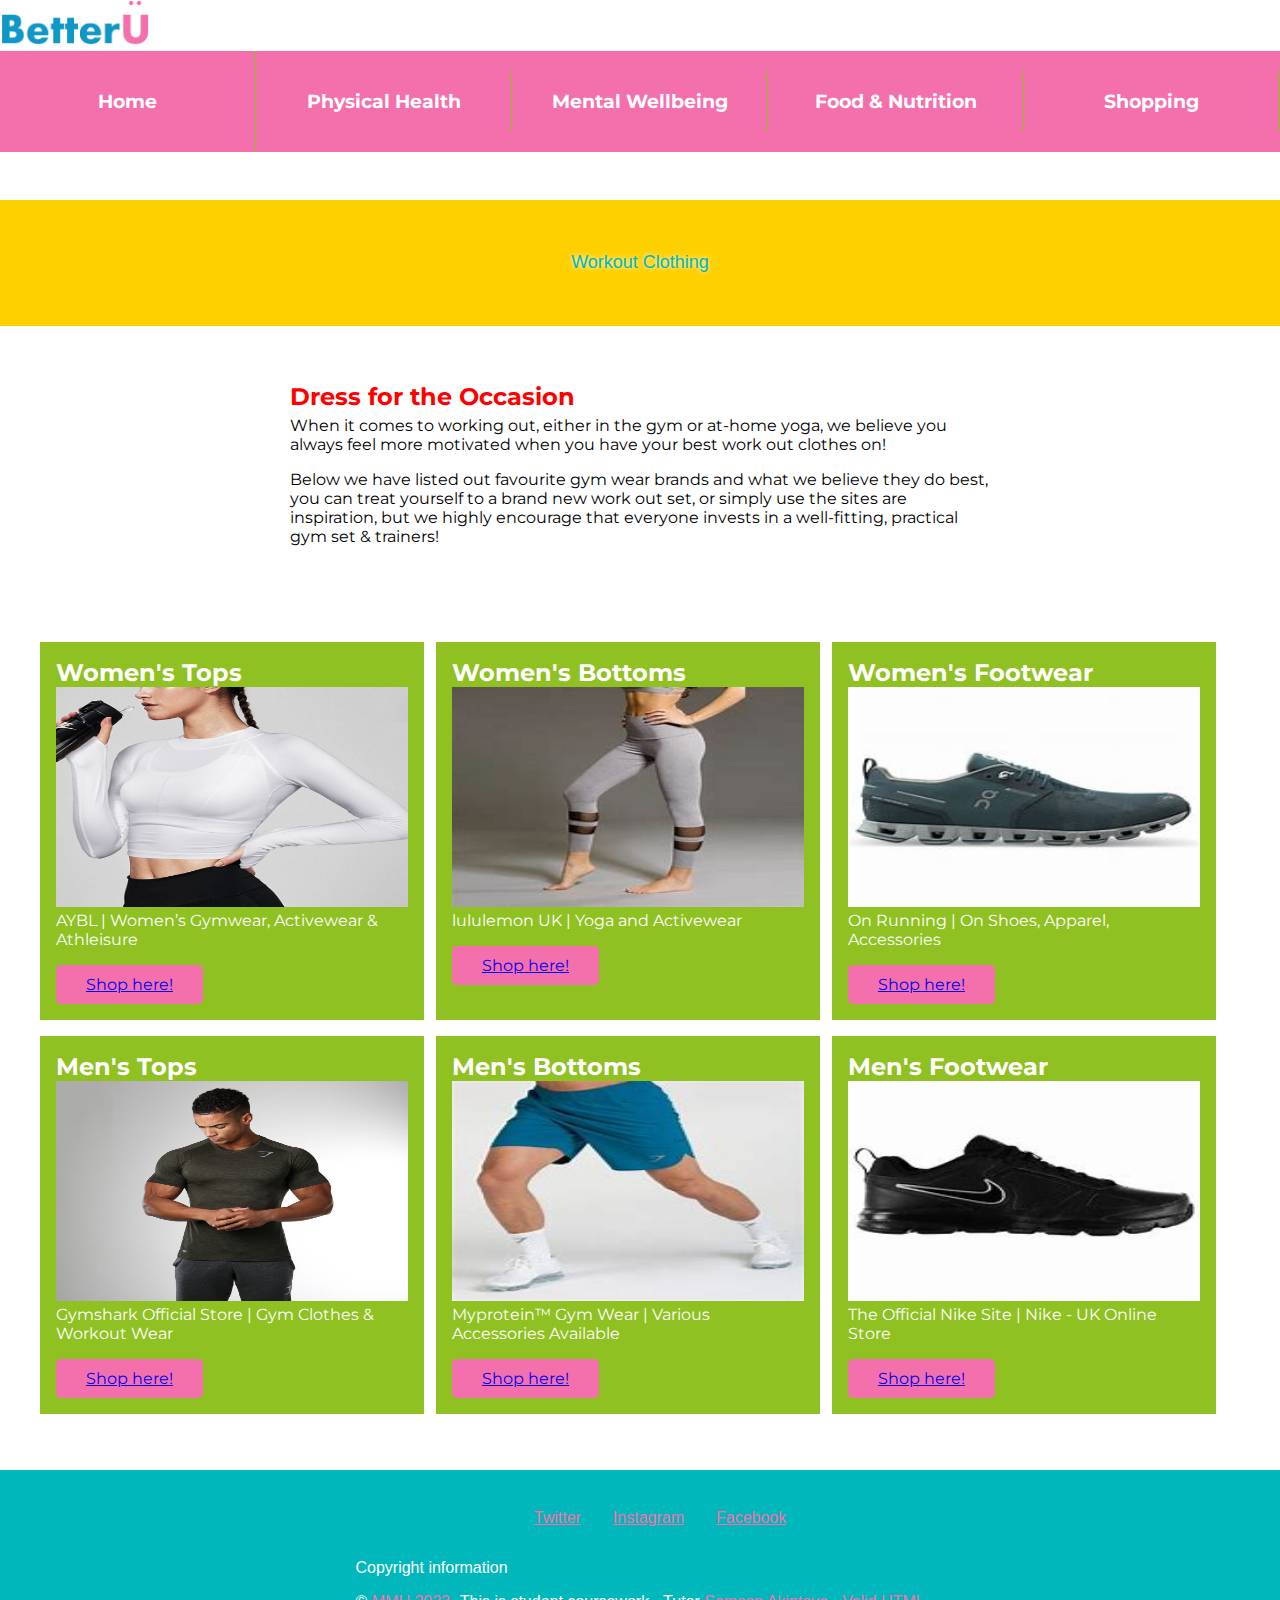
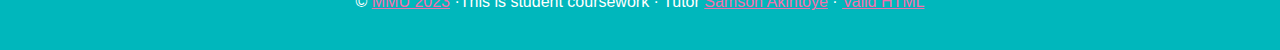
<file: group-x-website/pages/Shopping/SFolder/Clothing.html>
<!DOCTYPE html>
<html lang="en" contenteditable="true">
    <head>
        <meta charset="UTF-8" />
        <meta name="viewport" content="width=device-width, initial-scale=1.0">
        <meta http-equiv="X-UA-Compatible" content="ie=edge">
        <title>BetterU</title>
        <link rel="stylesheet" href="../../../css/website.css" />
        <link rel="preconnect" href="https://fonts.googleapis.com">
        <link rel="preconnect" href="https://fonts.gstatic.com" crossorigin>
        <link href="https://fonts.googleapis.com/css2?family=Montserrat:wght@200&display=swap" rel="stylesheet">
    </head>
    
    <body contenteditable="true">
        <nav class="logo-and-nav" contenteditable="true">
            <img src="../../../images/OriginalLogo.png" alt="BetterU Logo" width="150" height="100">

            <ul class="logo-and-nav__links" contenteditable="true">
                <li contenteditable="true"><h3><a href="../../../index.html" contenteditable="true">Home</a></h3></li>
                <li contenteditable="true"><h3>Physical Health</h3>
                    <ul>
                        <li contenteditable="true"><a href="../../../pages/PhysicalFitness/PFFolder/goingtothegym.html" contenteditable="true">Going to the gym</a></li>
                        <li contenteditable="true"><a href="../../../pages/PhysicalFitness/PFFolder/homeworkouts.html" contenteditable="true">Home workouts</a></li>
                        <li contenteditable="true"><a href="../../../pages/PhysicalFitness/PFFolder/sportsandactivities.html" contenteditable="true">Sports and activities</a></li>
                    </ul>
                </li>

                <li contenteditable="true"><h3>Mental Wellbeing</h3>
                    <ul>
                        <li contenteditable="true"><a href="../../../pages/MentalWellbeing/MWFolder/PersonalNeeds.html" contenteditable="true">Personal Needs</a></li>
                        <li contenteditable="true"><a href="../../../pages/MentalWellbeing/MWFolder/ProfessionalSupport.html" contenteditable="true">Professional Support</a></li>
                        <li contenteditable="true"><a href="../../../pages/MentalWellbeing/MWFolder/WhatIsMentalHealth.html" contenteditable="true">What is Mental Health?</a></li>
                    </ul>
                </li>

                <li contenteditable="true"><h3>Food & Nutrition</h3>
                    <ul>
                        <li contenteditable="true"><a href="../../../pages/FoodNutrition/FNFolder/HealthyEating.html" contenteditable="true">How to Eat Healthily</a></li>
                        <li contenteditable="true"><a href="../../../pages/FoodNutrition/FNFolder/CalorieCounting.html" contenteditable="true">Managing Calories</a></li>
                        <li contenteditable="true"><a href="../../../pages/FoodNutrition/FNFolder/Recipes.html" contenteditable="true">Recipes & Ideas</a></li>
                    </ul>
                </li>

                <li contenteditable="true"><h3>Shopping</h3>
                    <ul>
                        <li contenteditable="true"><a href="FoodShop.html" contenteditable="true">Food Shop</a></li>
                        <li contenteditable="true"><a href="Equipment.html" contenteditable="true">Workout Equipment</a></li>
                        <li contenteditable="true"><a href="Clothing.html" contenteditable="true">Gymwear Clothing</a></li>
                    </ul>
                </li>
            </ul>
        </nav>

        <div class="site-header" contenteditable="true">
            <div class="site-header__content" contenteditable="true">
                <p contenteditable="true">Workout Clothing</p>
            </div>
        </div>

        <section class="content-column" contenteditable="true">
            <div class="content-column__content" contenteditable="true">
                <div class="editable-text" contenteditable="true">
                    <h2 contenteditable="true">Dress for the Occasion</h2>
                    <p contenteditable="true">When it comes to working out, either in the gym or at-home yoga, we believe you always feel more motivated when you have your best work out clothes on!</p>
                    <p contenteditable="true">Below we have listed out favourite gym wear brands and what we believe they do best, you can treat yourself to a brand new work out set, or simply use the sites are inspiration, but we highly encourage that everyone invests in a well-fitting, practical gym set & trainers!</p>
                </div>
            </div>
        </section>

        <section class="cards" contenteditable="true">
            <div class="card-container" contenteditable="true">
                <div class="a-card" contenteditable="true">
                    <h2 contenteditable="true">Women's Tops</h2>
                    <img src="../../../images/WTops.jpg" alt="Woman modelling gym top" contenteditable="true">
                    <p contenteditable="true">AYBL | Women’s Gymwear, Activewear & Athleisure</p>
                    <a href="https://www.bing.com/ck/a?!&&p=896b590177398919JmltdHM9MTY4MzY3NjgwMCZpZ3VpZD0xNzY3YWEwYi03MmNkLTYxMzQtMGNhZS1iYWI0NzNmYTYwYzcmaW5zaWQ9NTIyNA&ptn=3&hsh=3&fclid=1767aa0b-72cd-6134-0cae-bab473fa60c7&psq=abyl+gym+wear&u=a1aHR0cHM6Ly93d3cuYmVheWJsLmNvbS8&ntb=1" contenteditable="true">Shop here!</a>
                </div>
                <div class="a-card" contenteditable="true">
                    <h2 contenteditable="true">Women's Bottoms</h2>
                    <img src="../../../images/WBottoms.jpg" alt="Woman modelling gym pants" contenteditable="true">
                    <p contenteditable="true">lululemon UK | Yoga and Activewear</p>
                    <a href="https://www.bing.com/ck/a?!&&p=8daa47b30ab2d728JmltdHM9MTY4MzY3NjgwMCZpZ3VpZD0xNzY3YWEwYi03MmNkLTYxMzQtMGNhZS1iYWI0NzNmYTYwYzcmaW5zaWQ9NTI0OQ&ptn=3&hsh=3&fclid=1767aa0b-72cd-6134-0cae-bab473fa60c7&psq=lululemon&u=a1aHR0cHM6Ly93d3cubHVsdWxlbW9uLmNvLnVrL2VuLWdiL2hvbWU&ntb=1" contenteditable="true">Shop here!</a>
                </div>
                <div class="a-card" contenteditable="true">
                    <h2 contenteditable="true">Women's Footwear</h2>
                    <img src="../../../images/WTrainers.jpg" alt="Grey womens sport trainers" contenteditable="true">
                    <p contenteditable="true">On Running | On Shoes, Apparel, Accessories</p>
                    <a href="https://www.bing.com/aclk?ld=[base64]&u=[base64]&rlid=e288b9ce206a13584193dd92000e5b68&ntb=1" contenteditable="true">Shop here!</a>
                </div>
                <div class="a-card" contenteditable="true">
                    <h2 contenteditable="true">Men's Tops</h2>
                    <img src="../../../images/MTops.jpg" alt="Man modelling gym top" contenteditable="true">
                    <p contenteditable="true">Gymshark Official Store | Gym Clothes & Workout Wear</p>
                    <a href="https://www.bing.com/ck/a?!&&p=40dc41f31fef6dd6JmltdHM9MTY4MzY3NjgwMCZpZ3VpZD0xNzY3YWEwYi03MmNkLTYxMzQtMGNhZS1iYWI0NzNmYTYwYzcmaW5zaWQ9NTIyNw&ptn=3&hsh=3&fclid=1767aa0b-72cd-6134-0cae-bab473fa60c7&psq=gym+shark&u=a1aHR0cHM6Ly91ay5neW1zaGFyay5jb20v&ntb=1" contenteditable="true">Shop here!</a>
                </div>
                <div class="a-card" contenteditable="true">
                    <h2 contenteditable="true">Men's Bottoms</h2>
                    <img src="../../../images/MShorts.jpg" alt="Man modelling gym shorts" contenteditable="true">
                    <p contenteditable="true">Myprotein™ Gym Wear | Various Accessories Available</p>
                    <a href="https://www.bing.com/aclk?ld=[base64]&u=[base64]&rlid=6e01611f0d951ebfd55805432c858db9&ntb=1" contenteditable="true">Shop here!</a>
                </div>
                <div class="a-card" contenteditable="true">
                    <h2 contenteditable="true">Men's Footwear</h2>
                    <img src="../../../images/MTrainers.jpg" alt="Men's black sports trainers" contenteditable="true">
                    <p contenteditable="true">The Official Nike Site | Nike - UK Online Store</p>
                    <a href="https://www.bing.com/aclk?ld=[base64]&u=[base64]&rlid=64eae1e12f1a1323f2fb85bd0e7b09b1&ntb=1" contenteditable="true">Shop here!</a>
                </div>
            </div>
        </section>
    

        <footer class="page-footer" contenteditable="true">
            <ul class="social-media" contenteditable="true">
                <li contenteditable="true"><a href="http://www.twitter.com" contenteditable="true">Twitter</a></li>
                <li contenteditable="true"><a href="https://www.instagram.com" contenteditable="true">Instagram</a></li>
                <li contenteditable="true"><a href="https://en-gb.facebook.com" contenteditable="true">Facebook</a></li>
            </ul>

            <div class="footer-content" contenteditable="true">
                <p contenteditable="true">Copyright information</p>
                <!-- this is the minimum disclaimer text. You can modify the classnames and markup as long as the same content is shown to the site visitor -->
                <div class="mmu-disclaimer" contenteditable="true">
                    <p contenteditable="true">© <a href="http://www.mmu.ac.uk/" title="MMU homepage" contenteditable="true">MMU 2023</a> ·This is student coursework · Tutor <a href="mailto:S.Akintoye@mmu.ac.ukk" contenteditable="true">Samson Akintoye</a> ·
                        <a href="//validator.w3.org/check?uri=referer" title="W3C HTML Validation Service" contenteditable="true">Valid HTML</a></p>
                </div>
                <!-- end the disclaimer text -->
            </div>

        </footer>

    </body>
</html>
</file>
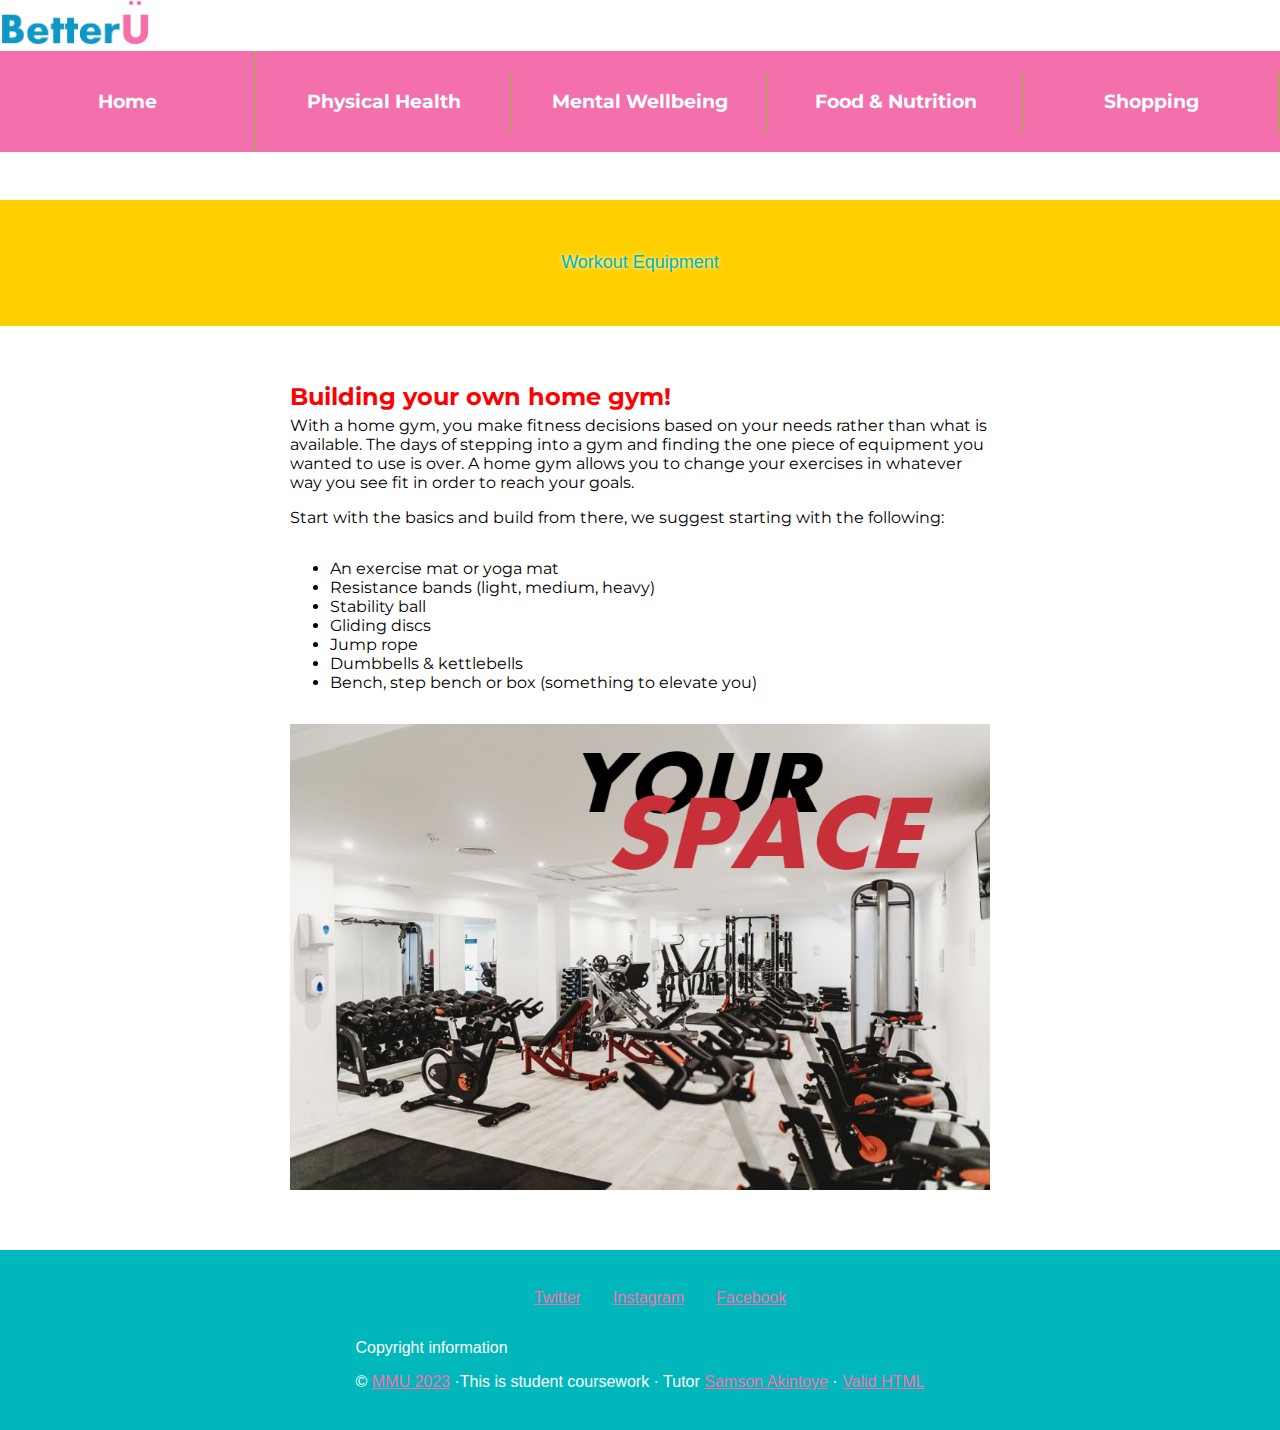
<file: group-x-website/pages/Shopping/SFolder/Equipment.html>
<!DOCTYPE html>
<html lang="en" contenteditable="true">
    <head>
        <meta charset="UTF-8" />
        <meta name="viewport" content="width=device-width, initial-scale=1.0">
        <meta http-equiv="X-UA-Compatible" content="ie=edge">
        <title>BetterU</title>
        <link rel="stylesheet" href="../../../css/website.css" />
        <link rel="preconnect" href="https://fonts.googleapis.com">
        <link rel="preconnect" href="https://fonts.gstatic.com" crossorigin>
        <link href="https://fonts.googleapis.com/css2?family=Montserrat:wght@200&display=swap" rel="stylesheet">
    </head>
    
    <body contenteditable="true">
        <nav class="logo-and-nav" contenteditable="true">
            <img src="../../../images/OriginalLogo.png" alt="BetterU Logo" width="150" height="100">

            <ul class="logo-and-nav__links" contenteditable="true">
                <li contenteditable="true"><h3><a href="../../../index.html" contenteditable="true">Home</a></h3></li>
                <li contenteditable="true"><h3>Physical Health</h3>
                    <ul>
                        <li contenteditable="true"><a href="../../../pages/PhysicalFitness/PFFolder/goingtothegym.html" contenteditable="true">Going to the gym</a></li>
                        <li contenteditable="true"><a href="../../../pages/PhysicalFitness/PFFolder/homeworkouts.html" contenteditable="true">Home workouts</a></li>
                        <li contenteditable="true"><a href="../../../pages/PhysicalFitness/PFFolder/sportsandactivities.html" contenteditable="true">Sports and activities</a></li>
                    </ul>
                </li>

                <li contenteditable="true"><h3>Mental Wellbeing</h3>
                    <ul>
                        <li contenteditable="true"><a href="../../../pages/MentalWellbeing/MWFolder/PersonalNeeds.html" contenteditable="true">Personal Needs</a></li>
                        <li contenteditable="true"><a href="../../../pages/MentalWellbeing/MWFolder/ProfessionalSupport.html" contenteditable="true">Professional Support</a></li>
                        <li contenteditable="true"><a href="../../../pages/MentalWellbeing/MWFolder/WhatIsMentalHealth.html" contenteditable="true">What is Mental Health?</a></li>
                    </ul>
                </li>

                <li contenteditable="true"><h3>Food & Nutrition</h3>
                    <ul>
                        <li contenteditable="true"><a href="../../../pages/FoodNutrition/FNFolder/HealthyEating.html" contenteditable="true">How to Eat Healthily</a></li>
                        <li contenteditable="true"><a href="../../../pages/FoodNutrition/FNFolder/CalorieCounting.html" contenteditable="true">Managing Calories</a></li>
                        <li contenteditable="true"><a href="../../../pages/FoodNutrition/FNFolder/Recipes.html" contenteditable="true">Recipes & Ideas</a></li>
                    </ul>
                </li>

                <li contenteditable="true"><h3>Shopping</h3>
                    <ul>
                        <li contenteditable="true"><a href="FoodShop.html" contenteditable="true">Food Shop</a></li>
                        <li contenteditable="true"><a href="Equipment.html" contenteditable="true">Workout Equipment</a></li>
                        <li contenteditable="true"><a href="Clothing.html" contenteditable="true">Gymwear Clothing</a></li>
                    </ul>
                </li>
            </ul>
        </nav>

        <div class="site-header" contenteditable="true">
            <div class="site-header__content" contenteditable="true">
                <p contenteditable="true">Workout Equipment</p>
            </div>
        </div>

        <section class="content-column" contenteditable="true">
            <div class="content-column__content" contenteditable="true">
                <div class="editable-text" contenteditable="true">
                    <h2 contenteditable="true">Building your own home gym!</h2>
                    <p>With a home gym, you make fitness decisions based on your needs rather than what is available. The days of stepping into a gym and finding the one piece of equipment you wanted to use is over. A home gym allows you to change your exercises in whatever way you see fit in order to reach your goals.</p>
                    <p contenteditable="true">Start with the basics and build from there, we suggest starting with the following:</p>
                    <ul>
                        <li>An exercise mat or yoga mat</li>
                        <li>Resistance bands (light, medium, heavy)</li>
                        <li>Stability ball</li>
                        <li>Gliding discs</li>
                        <li>Jump rope</li>
                        <li>Dumbbells & kettlebells</li>
                        <li>Bench, step bench or box (something to elevate you)</li>
                    </ul>
                    <img src="../../../images/YourSpace.png" alt="An at home gym, a variety of gym equipment and machines set up for use" contenteditable="true"> 
                </div>
            </div>    
        </section>

        <footer class="page-footer" contenteditable="true">
            <ul class="social-media" contenteditable="true">
                <li contenteditable="true"><a href="http://www.twitter.com" contenteditable="true">Twitter</a></li>
                <li contenteditable="true"><a href="https://www.instagram.com" contenteditable="true">Instagram</a></li>
                <li contenteditable="true"><a href="https://en-gb.facebook.com" contenteditable="true">Facebook</a></li>
            </ul>

            <div class="footer-content" contenteditable="true">
                <p contenteditable="true">Copyright information</p>
                <!-- this is the minimum disclaimer text. You can modify the classnames and markup as long as the same content is shown to the site visitor -->
                <div class="mmu-disclaimer" contenteditable="true">
                    <p contenteditable="true">© <a href="http://www.mmu.ac.uk/" title="MMU homepage" contenteditable="true">MMU 2023</a> ·This is student coursework · Tutor <a href="mailto:S.Akintoye@mmu.ac.ukk" contenteditable="true">Samson Akintoye</a> ·
                        <a href="//validator.w3.org/check?uri=referer" title="W3C HTML Validation Service" contenteditable="true">Valid HTML</a></p>
                </div>
                <!-- end the disclaimer text -->
            </div>

        </footer>

    </body>
</html>
</file>
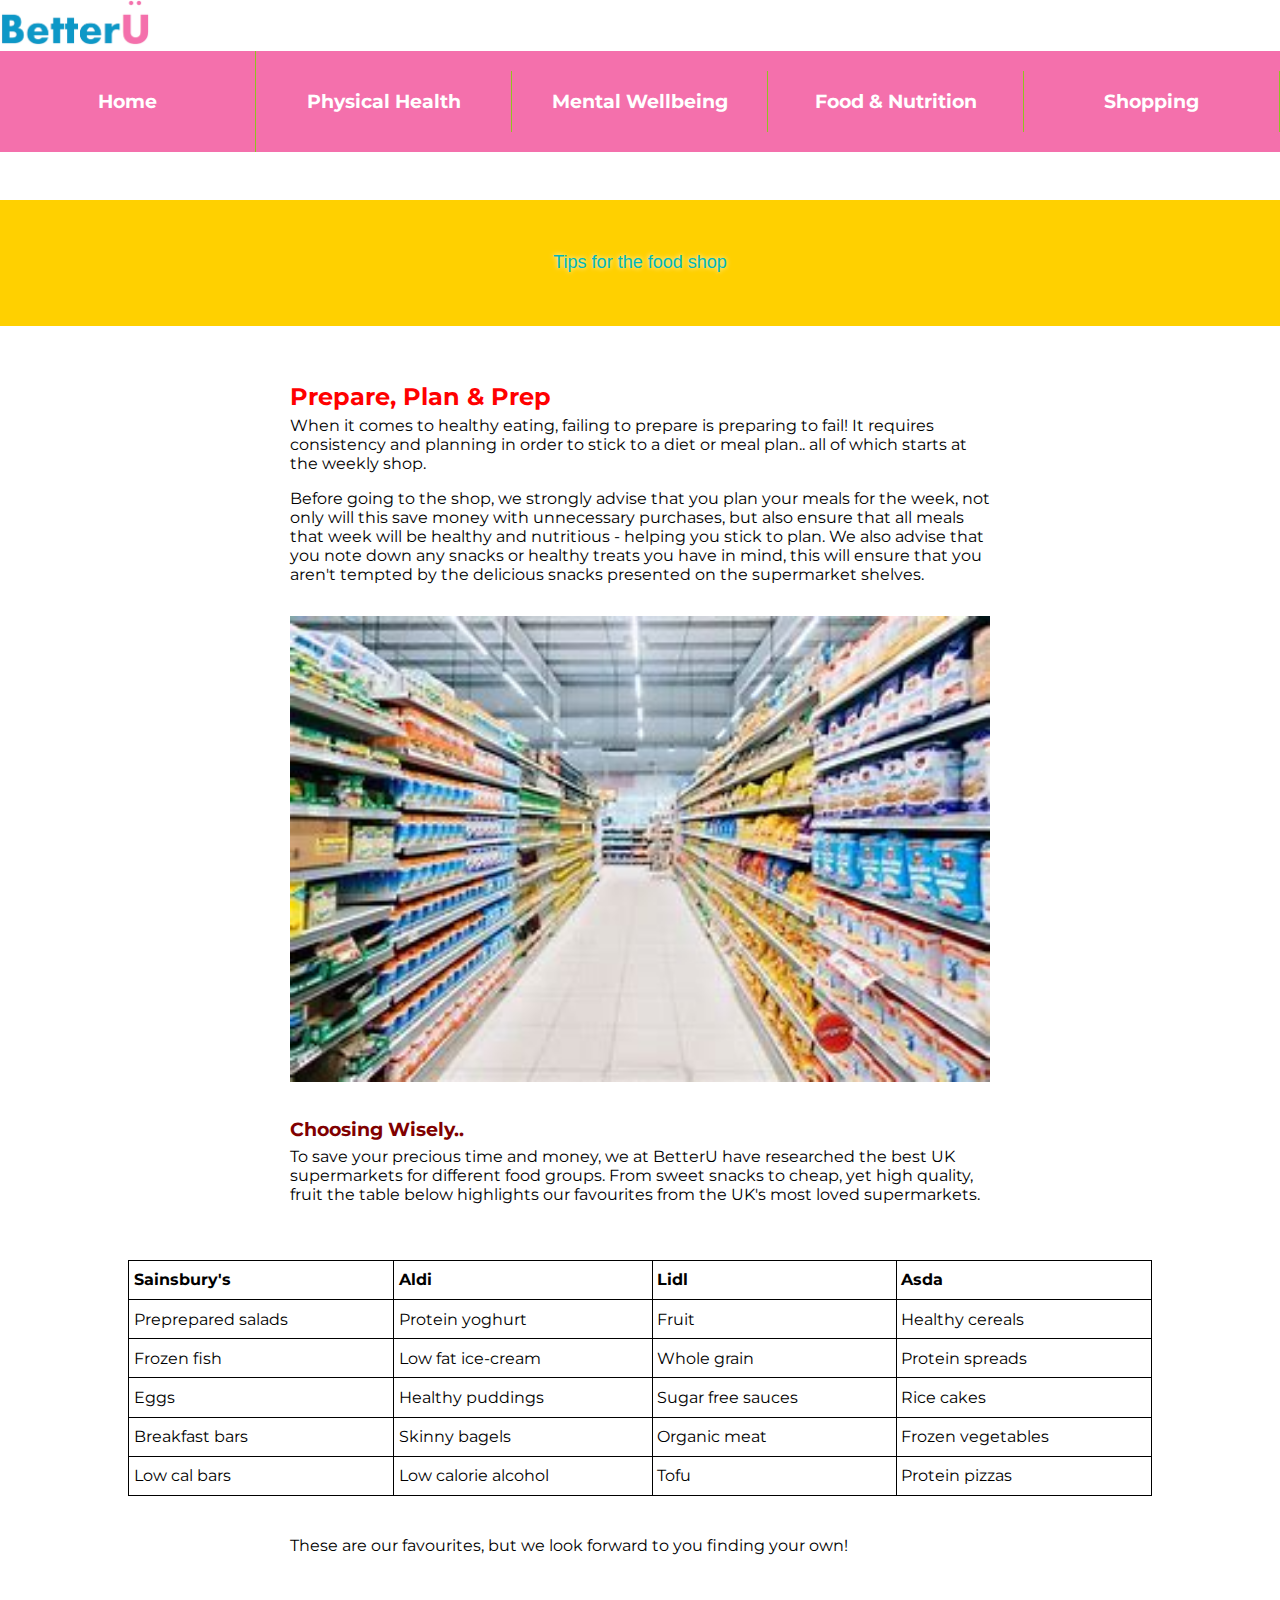
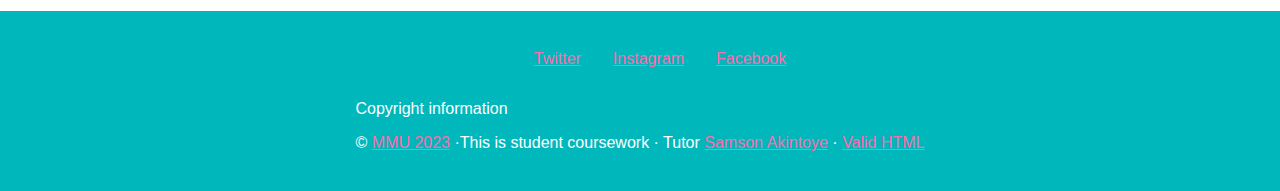
<file: group-x-website/pages/Shopping/SFolder/FoodShop.html>
<!DOCTYPE html>
<html lang="en" contenteditable="true">
    <head>
        <meta charset="UTF-8" />
        <meta name="viewport" content="width=device-width, initial-scale=1.0">
        <meta http-equiv="X-UA-Compatible" content="ie=edge">
        <title>BetterU</title>
        <link rel="stylesheet" href="../../../css/website.css" />
        <link rel="preconnect" href="https://fonts.googleapis.com">
        <link rel="preconnect" href="https://fonts.gstatic.com" crossorigin>
        <link href="https://fonts.googleapis.com/css2?family=Montserrat:wght@200&display=swap" rel="stylesheet">
    </head>
    
    <body contenteditable="true">
        <nav class="logo-and-nav" contenteditable="true">
            <img src="../../../images/OriginalLogo.png" alt="BetterU Logo" width="150" height="100">

            <ul class="logo-and-nav__links" contenteditable="true">
                <li contenteditable="true"><h3><a href="../../../index.html" contenteditable="true">Home</a></h3></li>
                <li contenteditable="true"><h3>Physical Health</h3>
                    <ul>
                        <li contenteditable="true"><a href="../../../pages/PhysicalFitness/PFFolder/goingtothegym.html" contenteditable="true">Going to the gym</a></li>
                        <li contenteditable="true"><a href="../../../pages/PhysicalFitness/PFFolder/homeworkouts.html" contenteditable="true">Home workouts</a></li>
                        <li contenteditable="true"><a href="../../../pages/PhysicalFitness/PFFolder/sportsandactivities.html" contenteditable="true">Sports and activities</a></li>
                    </ul>
                </li>

                <li contenteditable="true"><h3>Mental Wellbeing</h3>
                    <ul>
                        <li contenteditable="true"><a href="../../../pages/MentalWellbeing/MWFolder/PersonalNeeds.html" contenteditable="true">Personal Needs</a></li>
                        <li contenteditable="true"><a href="../../../pages/MentalWellbeing/MWFolder/ProfessionalSupport.html" contenteditable="true">Professional Support</a></li>
                        <li contenteditable="true"><a href="../../../pages/MentalWellbeing/MWFolder/WhatIsMentalHealth.html" contenteditable="true">What is Mental Health?</a></li>
                    </ul>
                </li>

                <li contenteditable="true"><h3>Food & Nutrition</h3>
                    <ul>
                        <li contenteditable="true"><a href="../../../pages/FoodNutrition/FNFolder/HealthyEating.html" contenteditable="true">How to Eat Healthily</a></li>
                        <li contenteditable="true"><a href="../../../pages/FoodNutrition/FNFolder/CalorieCounting.html" contenteditable="true">Managing Calories</a></li>
                        <li contenteditable="true"><a href="../../../pages/FoodNutrition/FNFolder/Recipes.html" contenteditable="true">Recipes & Ideas</a></li>
                    </ul>
                </li>

                <li contenteditable="true"><h3>Shopping</h3>
                    <ul>
                        <li contenteditable="true"><a href="FoodShop.html" contenteditable="true">Food Shop</a></li>
                        <li contenteditable="true"><a href="Equipment.html" contenteditable="true">Workout Equipment</a></li>
                        <li contenteditable="true"><a href="Clothing.html" contenteditable="true">Gymwear Clothing</a></li>
                    </ul>
                </li>
            </ul>
        </nav>

        <div class="site-header" contenteditable="true">
            <div class="site-header__content" contenteditable="true">
                <p contenteditable="true">Tips for the food shop</p>
            </div>
        </div>
    
        <section class="content-column" contenteditable="true">
            <div class="content-column__content" contenteditable="true">
                <div class="editable-text" contenteditable="true">
                    <h2 contenteditable="true">Prepare, Plan & Prep</h2>
                    <p contenteditable="true">When it comes to healthy eating, failing to prepare is preparing to fail! It requires consistency and planning in order to stick to a diet or meal plan.. all of which starts at the weekly shop.</p>
                    <p contenteditable="true">Before going to the shop, we strongly advise that you plan your meals for the week, not only will this save money with unnecessary purchases, but also ensure that all meals that week will be healthy and nutritious - helping you stick to plan. We also advise that you note down any snacks or healthy treats you have in mind, this will ensure that you aren't tempted by the delicious snacks presented on the supermarket shelves.</p>
                    <img src="../../../images/supermarkets.jpg" alt="add alt text" contenteditable="true">
                    <h3 contenteditable="true">Choosing Wisely..</h3>
                    <p contenteditable="true">To save your precious time and money, we at BetterU have researched the best UK supermarkets for different food groups. From sweet snacks to cheap, yet high quality, fruit the table below highlights our favourites from the UK's most loved supermarkets.</p>
                </div>
            </div>
        </section>

        <section class="content-column2" contenteditable="true">
            <div class="content-column__content2" contenteditable="true">
                <table contenteditable="true">
                    <tbody contenteditable="true">
                        <tr contenteditable="true">
                            <th contenteditable="true">Sainsbury's</th>
                            <th contenteditable="true">Aldi</th>
                            <th contenteditable="true">Lidl</th>
                            <th contenteditable="true">Asda</th>
                        </tr>
                        <tr contenteditable="true">
                            <td contenteditable="true">Preprepared salads</td>
                            <td contenteditable="true">Protein yoghurt</td>
                            <td contenteditable="true">Fruit</td>
                            <td contenteditable="true">Healthy cereals</td>
                        </tr>
                        <tr contenteditable="true">
                            <td contenteditable="true">Frozen fish</td>
                            <td contenteditable="true">Low fat ice-cream</td>
                            <td contenteditable="true">Whole grain </td>
                            <td contenteditable="true">Protein spreads</td>
                        </tr>
                        <tr contenteditable="true">
                            <td contenteditable="true">Eggs</td>
                            <td contenteditable="true">Healthy puddings</td>
                            <td contenteditable="true">Sugar free sauces</td>
                            <td contenteditable="true">Rice cakes</td>
                        </tr>
                        <tr contenteditable="true">
                            <td contenteditable="true">Breakfast bars</td>
                            <td contenteditable="true">Skinny bagels</td>
                            <td contenteditable="true">Organic meat</td>
                            <td contenteditable="true">Frozen vegetables</td>
                        </tr>
                        <tr contenteditable="true">
                            <td contenteditable="true">Low cal bars</td>
                            <td contenteditable="true">Low calorie alcohol</td>
                            <td contenteditable="true">Tofu</td>
                            <td contenteditable="true">Protein pizzas</td>
                        </tr>
                    </tbody>
                </table>
            </div>
        </section>
    
        <section class="content-column" contenteditable="true">
            <div class="content-column__content" contenteditable="true">
                <div class="editable-text" contenteditable="true">
                    <p contenteditable="true">These are our favourites, but we look forward to you finding your own!</p>
                </div>
            </div>
        </section>

        <footer class="page-footer" contenteditable="true">
            <ul class="social-media" contenteditable="true">
                <li contenteditable="true"><a href="http://www.twitter.com" contenteditable="true">Twitter</a></li>
                <li contenteditable="true"><a href="https://www.instagram.com" contenteditable="true">Instagram</a></li>
                <li contenteditable="true"><a href="https://en-gb.facebook.com" contenteditable="true">Facebook</a></li>
            </ul>

            <div class="footer-content" contenteditable="true">
                <p contenteditable="true">Copyright information</p>
                <!-- this is the minimum disclaimer text. You can modify the classnames and markup as long as the same content is shown to the site visitor -->
                <div class="mmu-disclaimer" contenteditable="true">
                    <p contenteditable="true">© <a href="http://www.mmu.ac.uk/" title="MMU homepage" contenteditable="true">MMU 2023</a> ·This is student coursework · Tutor <a href="mailto:S.Akintoye@mmu.ac.ukk" contenteditable="true">Samson Akintoye</a> ·
                        <a href="//validator.w3.org/check?uri=referer" title="W3C HTML Validation Service" contenteditable="true">Valid HTML</a></p>
                </div>
                <!-- end the disclaimer text -->
            </div>

        </footer>

    </body>
</html>
</file>
<file: group-x-website/css/website.css>
/* apply a natural box layout model to all elements, but allowing components to change */
html {
    box-sizing: border-box;
}

*,
*:before,
*:after {
    box-sizing: inherit;
}


/* make big images fit their container */

body {
    font-family: 'Montserrat', sans-serif;
    margin: 0;
    padding: 0;
}

img {
    max-width: 100%;
    height: auto;
}.logo-and-nav {
   margin-bottom: 3rem;
}

.logo-and-nav__logo {
    background: white;
    display: flex;
    align-items: center;
    justify-content: center;
    background-blend-mode: multiply;
    background-repeat: no-repeat;
    background-position:center center;
}

.logo-and-nav__links {background:#f470ac ; padding: 20px; margin:0; padding:0; display:flex; list-style-type: none; flex-wrap:wrap;}

nav ul {
	list-style: none;
	display: flex;
	justify-content: space-between;
	align-items: center;
}

nav ul li a {
	color: #fff;
	text-decoration: none;
	padding: 10px;
}

nav ul li a:hover {
	background-color: #fff;
	color: #90C122;
}

nav ul li ul {
	display: none;
	position: absolute;
	background-color: #90C122;
	padding: 10px;
}

nav ul li:hover ul {
	display: block;
}

nav ul li ul li {
	display: block;
}
.logo-and-nav__links li {flex:1; display:flex; border-right:1px solid #90C122; justify-content: center;}
.logo-and-nav__links h3 {color: #fff;}
.logo-and-nav__links a {display: block; color:white; text-decoration: none; padding: 20px;}
.big-header {
    background-color: #00B7BC;
    min-height: 50vh;
    display: flex;
    align-items: center;
    justify-content: center;
    background-size: cover;
    background-blend-mode: multiply;
    background-repeat: no-repeat;
    background-position:center center;
}

.big-header__content {
    text-align: center;
    color: white;
    text-shadow: 0 0 5px rgba(0,0,0,0.5);
}

.site-header {
    background-color: #FFD000;
    min-height: 14vh;
    display: flex;
    align-items: center;
    justify-content: center;
    background-size: cover;
    background-blend-mode: multiply;
    background-repeat: no-repeat;
    background-position:center center;
}

.site-header__content {
    text-align: center;
    color: #00B7BC;
    text-shadow: 0 0 5px white;
    font-size: large;
    font-family: 'Lucida Sans', 'Lucida Sans Regular', 'Lucida Grande', 'Lucida Sans Unicode', Geneva, Verdana, sans-serif;
}
/* this .content-column code is common to a lot of these patterns */

.content-column {
    padding: 40px 20px; 
}

.content-column__content {
    max-width: 700px;
    margin: 0 auto;
}

.content-column__content img {
    width: 700px;
    margin: 0 auto;
}
.content-column2 table {
    width: 80%;
    border-collapse: collapse;
    margin-left: auto;
    margin-right: auto;
}

.content-column2 td {
    border-top: 1px solid #ddd;
}

.content-column2 th {
    text-align: left;
}

.content-column2 th,
td {
    padding: 0.6rem 0.3rem;
}

.cards {
    padding: 10px;
}

.card-container {
    max-width: 1280px;
    margin: 0 auto;
    color: #fff;
}

.card-container img{
    width: 360px;
    height: 220px;
}

@media screen and (min-width: 700px) {
    .cards {
        padding: 40px;
    }
    .card-container {
        display: flex;
        flex-wrap: wrap;
    }
}

.a-card {
    flex: 0 0 32%;
    background: #90C122;
    padding: 1rem;
    margin-right: 1%;
    margin-bottom: 1rem;
}

.a-card * {
    margin: 0;
    padding: 0;
}

.a-card a {
    display: inline-block;
    padding: 10px 30px;
    border-radius: 0.3rem;
    background: #F470AC;
    margin-top: 1rem;
}

.a-card a:hover{
    background: #ED1C7A;
}

.full-click-cards {
    padding: 10px;
}

.card-container {
    max-width: 1280px;
    margin: 0 auto;
}

@media screen and (min-width: 700px) {
    .card-container {
        display: flex;
        flex-wrap: wrap;
    }
}

.fc-card {
    flex: 0 0 32%;
    background: #eee;
    margin-right: 1%;
    margin-bottom: 1rem;
}

.fc-card * {
    margin: 0;
    padding: 0;
}

.fc-card a {
    display: flex;
    flex-direction: column;
    align-items: center;
    justify-content: center;
    position: relative;
    padding: 10px 30px;
    width: 100%;
    min-height: 30vh;
    overflow: hidden;
    color: #333;
    text-decoration: none;
    /* cuts off extra content */
    transition: transform 0.2s ease;
}

.fc-card a:hover {
    transform: scale(1.1);
}

.fc-card.style-1 {
    background-color: #dbf0ac;
    /* or background images, etc etc */
}

.fc-card.style-2 {
    background-color: #bde955;
    /* or background images, etc etc */
}

.fc-card.style-3 {
    background-color: #9fd325;
    /* or background images, etc etc */
}

/* you can use the .editable-text class to modify the typography for the standard column of content */

.editable-text img {margin: 1rem 0;}
.editable-text h2 {margin:0; padding: 1rem 0 0.35rem 0; color:red;}
.editable-text h3 {margin:0; padding: 1rem 0 0.35rem 0; color:maroon;}
.editable-text p {margin:0; padding: 0 0 1rem 0;}
/* end .content-column code *//* the CSS for both of these text and image patterns is the same */

.text-image__container {
    max-width: 1280px;
    margin: 3rem auto;
    padding: 1rem;
}

@media screen and (min-width:700px) {
    .text-image__container {
        display: flex;
        align-items: center;
    }
}

.left .text-image__text {
    order: 1;
}

.text-image__text {
    flex: 1;
}

.text-image__content {
    flex: 1;
    padding: 20px;
}

table, th, td {
    border: 1px solid;
  }

table {
    border-collapse: collapse;
  }

  th {
    text-align: center;
  }

  td {
    text-align: left;
  }

.text-image__content a {
    display: inline-block;
    padding: 10px 30px;
    border-radius: 0.3rem;
    background: #90C122;
    margin-top: 1rem;
    color: white;
    text-decoration: none;
    font-weight: bold;
}

.text-image__content a:hover {
    background: #ED1C7A;
}

.page-footer {
    background: #00B7BC;
    min-height: 20vh;
    padding: 20px;
    display: flex;
    flex-direction: column;
    align-items: center;
    justify-content: center;
    color:white;
    font-family: 'Lucida Sans', 'Lucida Sans Regular', 'Lucida Grande', 'Lucida Sans Unicode', Geneva, Verdana, sans-serif;
}

.page-footer a {
    color: #F470AC;
    font-family: 'Lucida Sans', 'Lucida Sans Regular', 'Lucida Grande', 'Lucida Sans Unicode', Geneva, Verdana, sans-serif;
}

.page-footer .social-media {
    display: flex;
    list-style-type: none;
}

.page-footer .social-media li {
    padding: 0 1rem;
}
</file>
<file: 3_design_and_prototyping/styleguide/css/Group5.css>
swatch-1 {
    background: white;
}

.swatch-2 {
    background: #ED1C7A;
}

.swatch-3 {
    background: #F470AC;
}

.swatch-4 {
    background: #90C122;
}

.swatch-5 {
    background: #00B7BC;
}

.swatch-6 {
    background: #FFD000;
}

.swatch-7 {
    background: #C73038;
}


/* TYPOGRAPHY
/* the typography for your website */


/* delete the ones you don't need */

.type-1 {
    font-family: 'Montserrat', sans-serif;
    /* google font */
}

.type-2 {
    font-family: Impact, Haettenschweiler, 'Arial Narrow Bold', sans-serif;
    /* example of 'web safe' font */
}

.type-3 {
    font-family: 'Lucida Sans', 'Lucida Sans Regular', 'Lucida Grande', 'Lucida Sans Unicode', Geneva, Verdana, sans-serif;
}


/* TEMPLATES/CODE SNIPPETS */


/* an example of the extra code you could add - this creates some buttons */

a.button {
    display: inline-block;
    padding: 10px 20px;
    font-weight: bold;
    text-decoration: none;
    border: 1px solid #FFD000;
    margin-right: 10px;
    margin-bottom: 1em;
    border-radius: 0.2em;
    transition: all 0.2s ease;
}

a.button.important {
    font-size: 1.2em;
    background: #F470AC;
    color: white;
    padding: 15px 30px;
}

a.button.normal {
    color: #90C122;
}

a.button.less {
    color: #00B7BC;
}

a.button:hover {
    border-color: maroon;
    color: #222;
}

a.button.important:hover {
    color: white;
    background: maroon;
}
</file>
<file: 3_design_and_prototyping/styleguide/css/template.css>
html {
    box-sizing: border-box;
}

*,
*:before,
*:after {
    box-sizing: inherit;
}

body {
    font-family: 'Montserrat', sans-serif;
    line-height: 1.35;
    padding: 10px;
    color: #222;
}

@media screen and (min-width: 600px) {
    body {
        padding: 3em;
    }
}

h1,
h2,
h3,
p {
    margin: 0;
    padding: 0;
    font-size: 1em;
}

.container {
    border-top: 3px solid #eee;
}

.container h1 {
    padding: 0.3em 0 1em 0;
}

.container h1 strong {
    display: block;
    font-size: 2.3em;
    font-weight: 100;
}

section {
    padding-bottom: 3em;
}

section h2 {
    border-top: 1px solid #ddd;
    padding: 0.3em 0 1em 0;
}

.type h3 {
    padding: 0.3em 0 1.4em 0;
    color: #666;
    font-size: 2em;
}

section h3 {
    padding-top: 2em;
    color: #666;
}

section p {
    max-width: 65ch;
}

.swatches {
    display: flex;
    flex-wrap: wrap;
    color: #555;
    padding-bottom: 3em;
}

@media screen and (min-width: 700px) {
    .swatches {
        flex-wrap: nowrap;
    }
}

.swatches p.hex {
    font-family: monospace;
}

.colour-swatch {
    margin-right: 1em;
}

.swatch {
    width: 100%;
    margin: 1em 0;
    min-height: 100px;
    border: 1px solid #eee;
}

.type {
    margin-bottom: 3em;
}

.type p.big-example {
    font-size: 3em;
    line-height: 1;
    overflow-wrap: break-word;
    word-wrap: break-word;
}

.type p.why {
    color: #666;
    margin-top: 1em;
}

.images {
    display: flex;
    flex-wrap: wrap;
}

.image {
    flex: 1 0 0;
}

.image+.image {
    margin-left: 1em;
}

.images img {
    max-width: 100%;
    max-height: 90vh;
    height: auto;
    margin: 1em 0;
}
</file>
